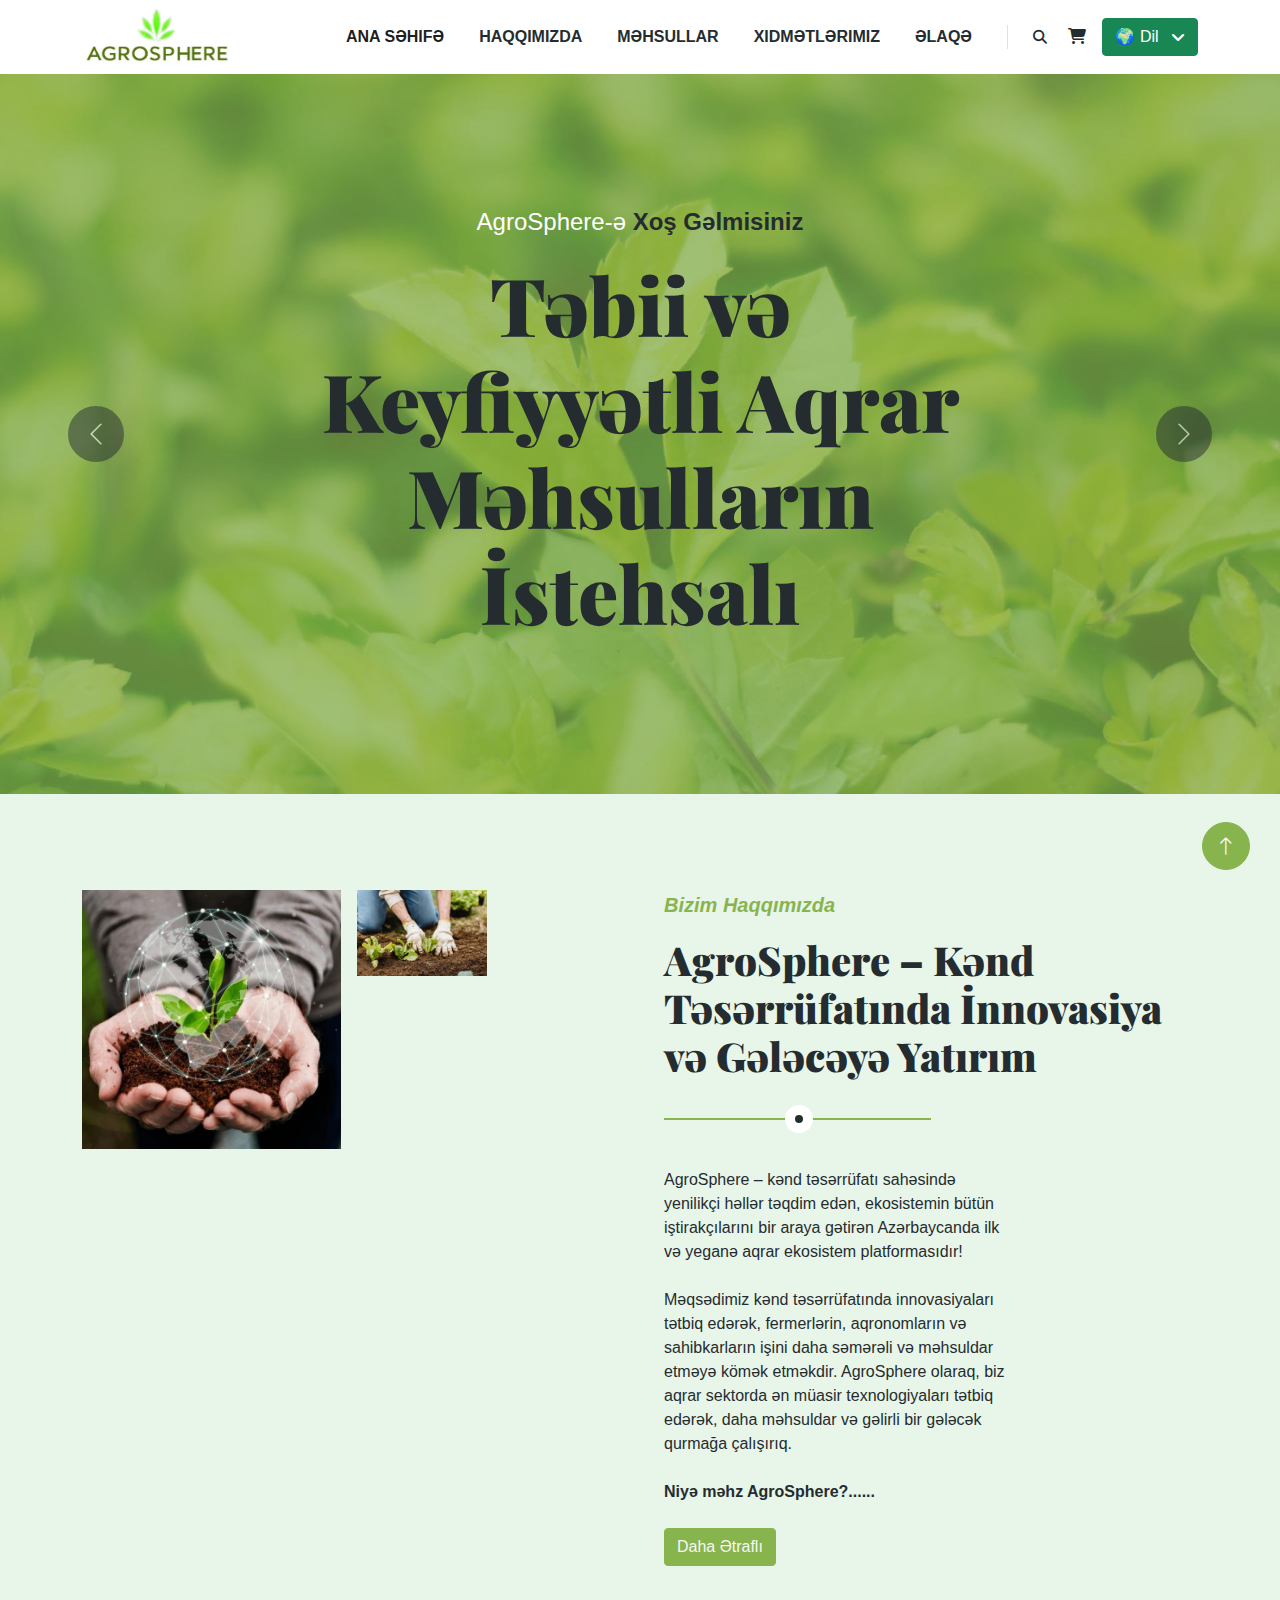
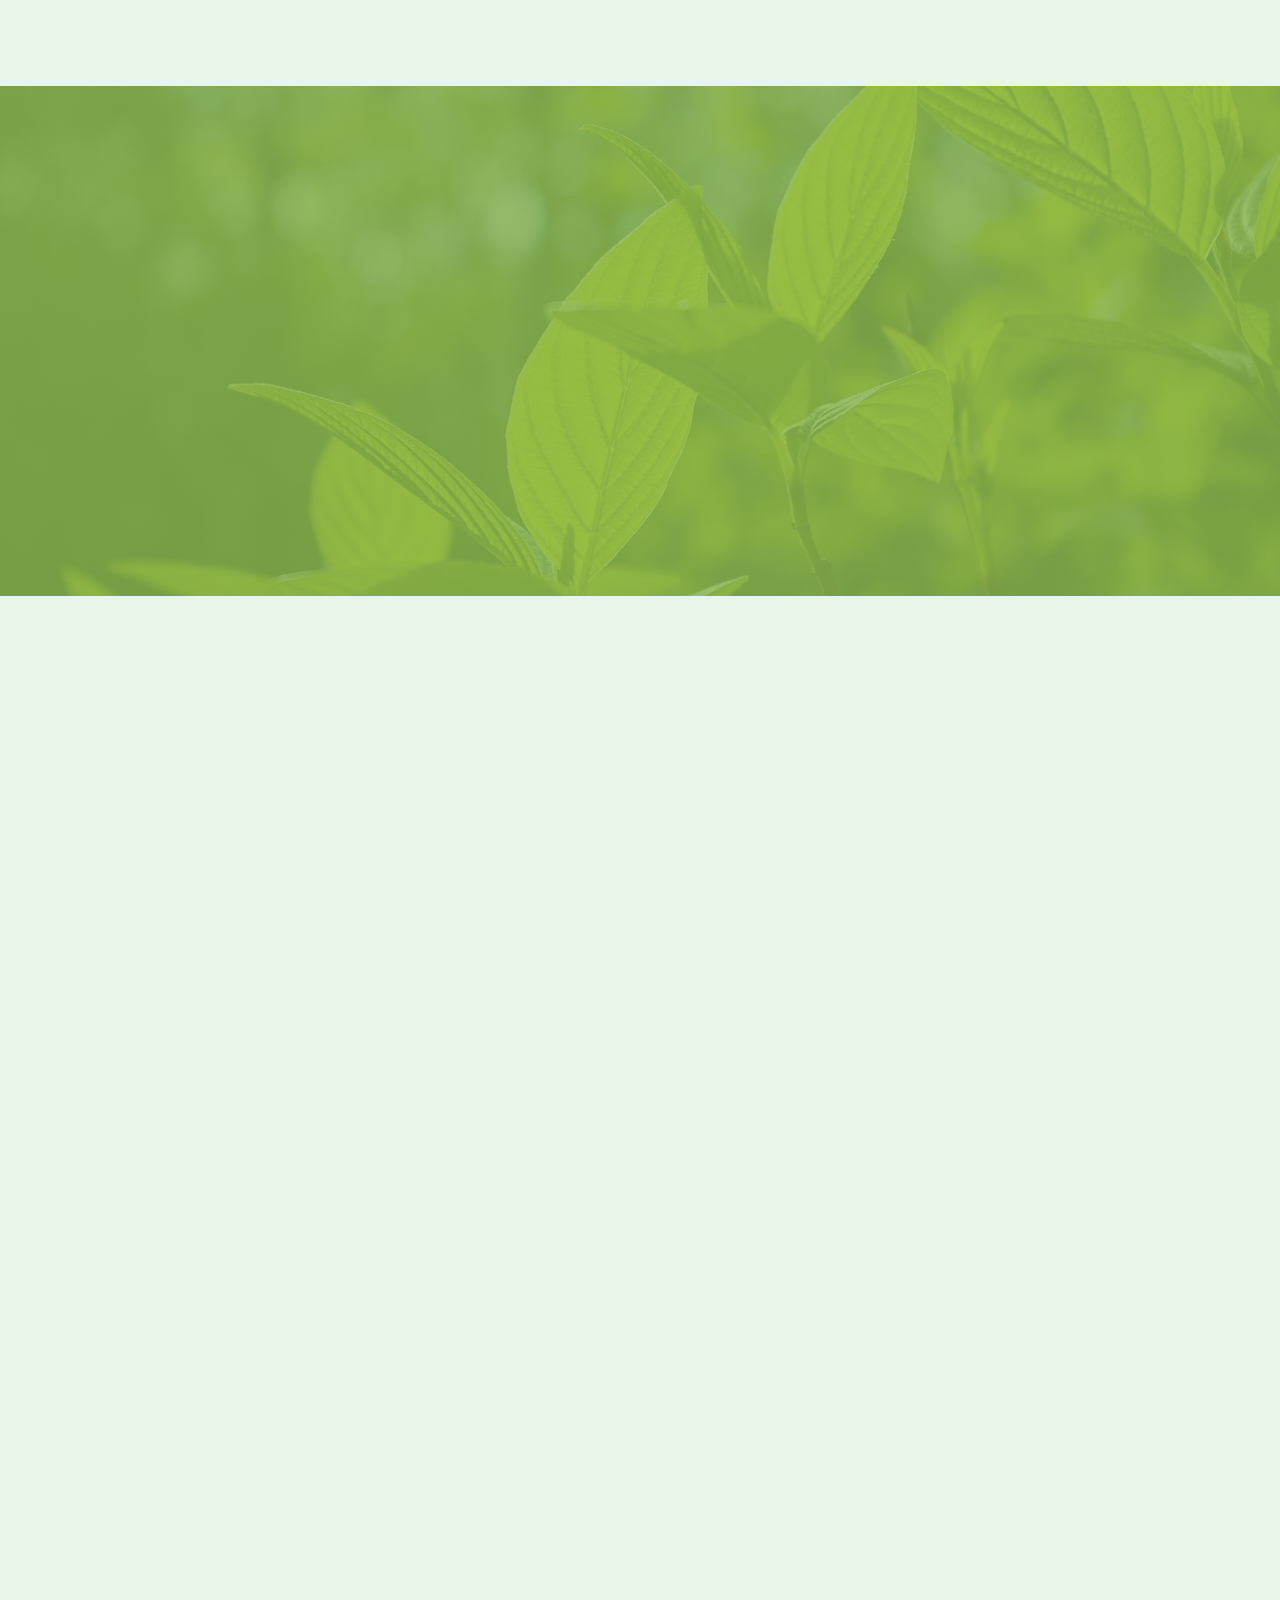
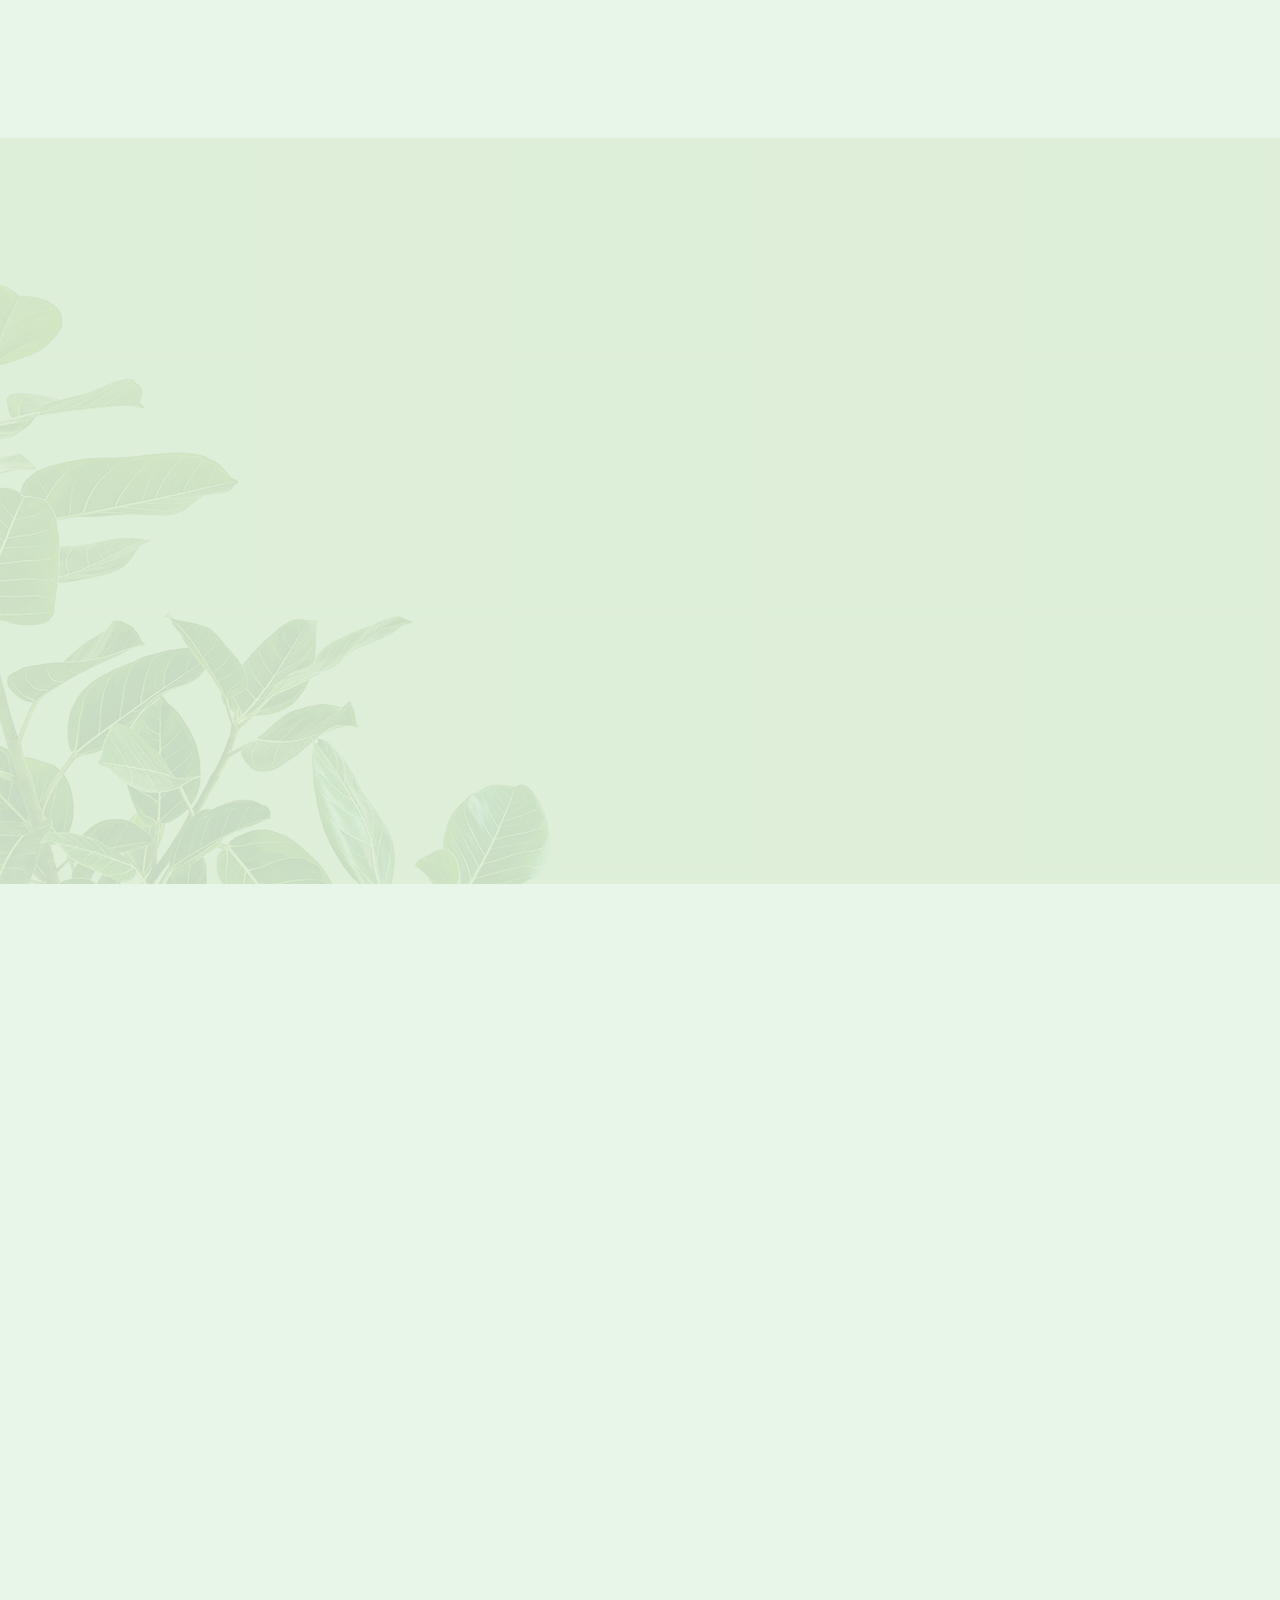
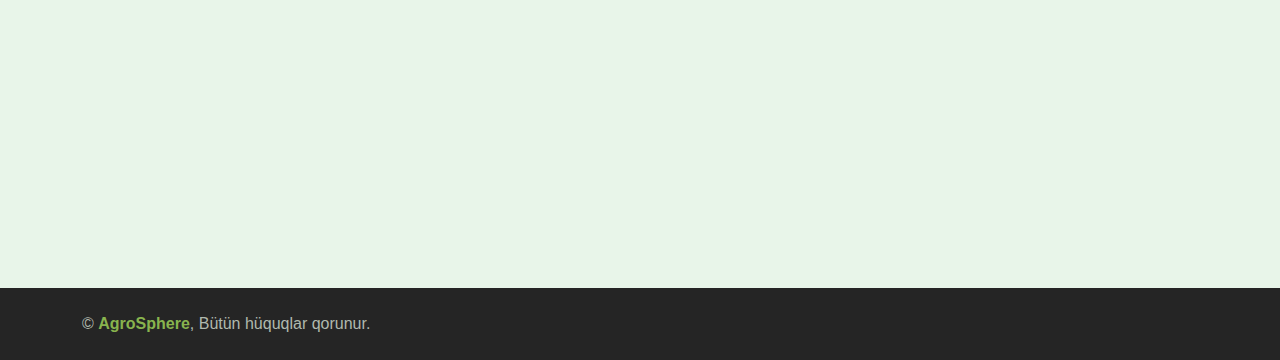
<file: index.html>
<!DOCTYPE html>
<html lang="en">

<head>
    <meta charset="utf-8">
    <title>Agroshphere</title>
    <meta content="width=device-width, initial-scale=1.0" name="viewport">
    <meta content="" name="keywords">
    <meta content="" name="description">

    <!-- Favicon -->
    <link href="img/favicon.ico" rel="icon">

    <!-- Google Web Fonts -->
    <link rel="preconnect" href="https://fonts.googleapis.com">
    <link rel="preconnect" href="https://fonts.gstatic.com" crossorigin>
    <link href="https://fonts.googleapis.com/css2?family=Open+Sans:wght@400;600&family=Playfair+Display:wght@700;900&display=swap" rel="stylesheet">

    <!-- Icon Font Stylesheet -->
    <link href="https://cdnjs.cloudflare.com/ajax/libs/font-awesome/5.10.0/css/all.min.css" rel="stylesheet">
    <link href="https://cdn.jsdelivr.net/npm/bootstrap-icons@1.4.1/font/bootstrap-icons.css" rel="stylesheet">

    <!-- Libraries Stylesheet -->
    <link href="lib/animate/animate.min.css" rel="stylesheet">
    <link href="lib/owlcarousel/assets/owl.carousel.min.css" rel="stylesheet">

    <!-- Customized Bootstrap Stylesheet -->
    <link href="css/bootstrap.min.css" rel="stylesheet">
    <link rel="stylesheet" href="https://cdnjs.cloudflare.com/ajax/libs/font-awesome/6.7.2/css/all.min.css" integrity="sha512-Evv84Mr4kqVGRNSgIGL/F/aIDqQb7xQ2vcrdIwxfjThSH8CSR7PBEakCr51Ck+w+/U6swU2Im1vVX0SVk9ABhg==" crossorigin="anonymous" referrerpolicy="no-referrer" />

    <!-- Template Stylesheet -->
    <link href="css/style.css" rel="stylesheet">
</head>

<body>
    <!-- Spinner Start -->
    <div id="spinner" class="show bg-white position-fixed translate-middle w-100 vh-100 top-50 start-50 d-flex align-items-center justify-content-center">
        <div class="spinner-border text-primary" role="status" style="width: 3rem; height: 3rem;"></div>
    </div>
    <!-- Spinner End -->

    <!-- Navbar Start -->
<div class="container-fluid bg-white sticky-top">
    <div class="container">
        <nav class="navbar navbar-expand-lg bg-white navbar-light py-2 py-lg-0">
            <a href="index.html" class="navbar-brand">
                <img class="img-fluid mt-4" src="img/logo.jpg" alt="Logo" style="width: 
                150px; height: auto; position: relative; top: -20px;">
            </a>
            <button type="button" class="navbar-toggler ms-auto me-0" data-bs-toggle="collapse" data-bs-target="#navbarCollapse">
                <span class="navbar-toggler-icon"></span>
            </button>
            <div class="collapse navbar-collapse" id="navbarCollapse">
                <div class="navbar-nav ms-auto">
                    <a href="index.html" class="nav-item nav-link active">Ana Səhifə</a>
                    <a href="about.html" class="nav-item nav-link">Haqqımızda</a>
                    <a href="store.html" class="nav-item nav-link">Məhsullar</a>
                    <a href="service.html" class="nav-item nav-link">Xidmətlərimiz</a>
                    <a href="contact.html" class="nav-item nav-link">Əlaqə</a>
                </div>
                <div class="border-start ps-4 d-none d-lg-block">
                    <button type="button" class="btn btn-sm p-0 me-2"><i class="fa fa-search"></i></button>
                    <i class="fa-solid fa-cart-shopping ms-2"></i>
                </div>
                <!-- Language Dropdown Start -->
                <div class="dropdown ms-3">
                    <button class="btn btn-success dropdown-toggle" type="button" id="languageDropdown" data-bs-toggle="dropdown" aria-expanded="false">
                        🌍 Dil
                    </button>
                    <ul class="dropdown-menu dropdown-menu-light dropdown-menu-end" aria-labelledby="languageDropdown">
                        <li><a class="dropdown-item" href="#" onclick="changeLanguage('en')">🇬🇧 English</a></li>
                        <li><a class="dropdown-item" href="#" onclick="changeLanguage('ru')">🇷🇺 Русский</a></li>
                        <li><a class="dropdown-item" href="#" onclick="changeLanguage('az')">🇦🇿 Azərbaycan</a></li>
                    </ul>
                </div>
                <!-- Language Dropdown End -->
            </div>
        </nav>
    </div>
</div>
<!-- Navbar End -->


    <!-- Carousel Start -->
    <div class="container-fluid px-0 mb-5">
        <div id="header-carousel" class="carousel slide carousel-fade" data-bs-ride="carousel">
            <div class="carousel-inner">
                <div class="carousel-item active">
                    <img class="w-100" src="img/carousel-1.jpg" alt="Image">
                    <div class="carousel-caption">
                        <div class="container">
                            <div class="row justify-content-center">
                                <div class="col-lg-7 text-center">
                                    <p class="fs-4 text-white animated zoomIn">AgroSphere-ə<strong class="text-dark"> Xoş Gəlmisiniz</strong></p>
                                    <h1 class="display-1 text-dark mb-4 animated zoomIn">Təbii və Keyfiyyətli Aqrar Məhsulların İstehsalı</h1>
                                    
                                </div>
                            </div>
                        </div>
                    </div>
                </div>
                <div class="carousel-item">
                    <img class="w-100" src="img/carousel-2.jpg" alt="Image">
                    <div class="carousel-caption">
                        <div class="container">
                            <div class="row justify-content-center">
                                <div class="col-lg-7 text-center">
                                    <p class="fs-4 text-white animated zoomIn">AgroSphere-ə <strong class="text-dark">Xoş Gəlmisiniz</strong></p>
                                    <h1 class="display-1 text-dark mb-4 animated zoomIn">Ən Yüksək Keyfiyyətlə Aqrar Məhsulların İstehsalı</h1>
                                </div>
                            </div>
                        </div>
                    </div>
                </div>
            </div>
            <button class="carousel-control-prev" type="button" data-bs-target="#header-carousel"
                data-bs-slide="prev">
                <span class="carousel-control-prev-icon" aria-hidden="true"></span>
                <span class="visually-hidden">Previous</span>
            </button>
            <button class="carousel-control-next" type="button" data-bs-target="#header-carousel"
                data-bs-slide="next">
                <span class="carousel-control-next-icon" aria-hidden="true"></span>
                <span class="visually-hidden">Next</span>
            </button>
        </div>
    </div>
    <!-- Carousel End -->

    <!-- About Start -->
<div class="container-xxl py-5">
    <div class="container">
        <div class="row g-5">
            <div class="col-lg-6">
                <div class="row g-3">
                     <div class="col-6 text-end">
                        <img class="img-fluid bg-white w-100 mb-3 wow fadeIn" data-wow-delay="0.1s" src="img/about15.jpg" alt="">
                        <img class="img-fluid bg-white w-70 wow fadeIn" data-wow-delay="0.2s" src="img/about16.jpg" alt="">
                    </div>
                    <div class="col-6">
                        <img class="img-fluid bg-white w-50 mb-3 wow fadeIn" data-wow-delay="0.3s" src="img/about12.jpg" alt=""/>
                        <img class="img-fluid bg-white w-100 wow fadeIn" data-wow-delay="0.4s" src="img/about-2.jpg" alt=""/>
                    </div>
                </div>
            </div>
            <div class="col-lg-6 wow fadeIn" data-wow-delay="0.5s">
                <div class="section-title">
                    <p class="fs-5 fw-medium fst-italic text-primary">Bizim Haqqımızda</p>
                    <h1 class="display-6">AgroSphere – Kənd Təsərrüfatında İnnovasiya və Gələcəyə Yatırım</h1>
                </div>
                <div class="row g-3 mb-4">
                    <div class="col-sm-8">
                        <p class="mb-0">
                            AgroSphere – kənd təsərrüfatı sahəsində yenilikçi həllər təqdim edən, ekosistemin bütün iştirakçılarını bir araya gətirən Azərbaycanda ilk və yeganə aqrar ekosistem platformasıdır!
                            <br><br>
                            Məqsədimiz kənd təsərrüfatında innovasiyaları tətbiq edərək, fermerlərin, aqronomların və sahibkarların işini daha səmərəli və məhsuldar etməyə kömək etməkdir. AgroSphere olaraq, biz aqrar sektorda ən müasir texnologiyaları tətbiq edərək, daha məhsuldar və gəlirli bir gələcək qurmağa çalışırıq.
                        </p> <br>
                        <p class="mb-0"><strong>Niyə məhz AgroSphere?......</strong></p>
                        <a href="about.html" class="btn btn-primary mt-4">Daha Ətraflı</a>
                    </div>
                </div>
            </div>
        </div>
    </div>
</div>
<!-- About End -->

<!-- Video Start -->
<div class="container-fluid video my-5">
    <div class="container">
        <div class="row g-0">
            <div class="col-lg-6 py-5 wow fadeIn" data-wow-delay="0.1s">
                <div class="py-5">
                    <h1 class="display-6 mb-4">AgroSphere Təqdimat: </h1>
                    <h5 class="fw-normal lh-base fst-italic text-white mb-5">Gələcəyin aqrar dünyasını bizimlə qur!🌱</h5>
                    <div class="row g-4 mb-5">
                        <div class="col-sm-6">
                            <div class="d-flex align-items-center">
                                <div class="flex-shrink-0 btn-lg-square bg-white text-primary rounded-circle me-3">
                                    <i class="fa fa-check"></i>
                                </div>
                                <span class="text-dark">Aqrar məsləhət xidməti</span>
                            </div>
                        </div>
                        <div class="col-sm-6">
                            <div class="d-flex align-items-center">
                                <div class="flex-shrink-0 btn-lg-square bg-white text-primary rounded-circle me-3">
                                    <i class="fa fa-check"></i>
                                </div>
                                <span class="text-dark">Suvarma suyunun analizi</span>
                            </div>
                        </div>
                        <div class="col-sm-6">
                            <div class="d-flex align-items-center">
                                <div class="flex-shrink-0 btn-lg-square bg-white text-primary rounded-circle me-3">
                                    <i class="fa fa-check"></i>
                                </div>
                                <span class="text-dark">Torpaq Analizi</span>
                            </div>
                        </div>
                        <div class="col-sm-6">
                            <div class="d-flex align-items-center">
                                <div class="flex-shrink-0 btn-lg-square bg-white text-primary rounded-circle me-3">
                                    <i class="fa fa-check"></i>
                                </div>
                                <span class="text-dark">Dərman və Gübrələrin Satışı</span>
                            </div>
                        </div>
                    </div>
                </div>
            </div>
            <div class="col-lg-6 wow fadeIn" data-wow-delay="0.5s">
                <div class="h-100 d-flex align-items-center justify-content-center" style="min-height: 300px;">
                    <button type="button" class="btn-play" data-bs-toggle="modal"
                        data-src="https://www.youtube.com/watch?v=EMxXEfZxUbI" data-bs-target="#videoModal">
                        <span></span>
                    </button>
                </div>
            </div>
        </div>
    </div>
</div>
<!-- Video End -->


<!-- Video Modal Start -->
<div class="modal modal-video fade" id="videoModal" tabindex="-1" aria-labelledby="exampleModalLabel" aria-hidden="true">
    <div class="modal-dialog">
        <div class="modal-content rounded-0">
            <div class="modal-header">
                <h3 class="modal-title" id="exampleModalLabel">Youtube Video</h3>
                <button type="button" class="btn-close" data-bs-dismiss="modal" aria-label="Close"></button>
            </div>
            <div class="modal-body">
                <!-- 16:9 aspect ratio -->
                <div class="ratio ratio-16x9">
                    <iframe id="videoFrame" width="560" height="315" src="" 
                    frameborder="0" allow="accelerometer; autoplay; clipboard-write; encrypted-media; gyroscope; picture-in-picture" 
                    allowfullscreen></iframe>                    
                </div>
            </div>
        </div>
    </div>
</div>
<!-- Video Modal End -->



        <!-- Store Start -->
        <div class="container-xxl py-5">
            <div class="container">
                <div class="section-title text-center mx-auto wow fadeInUp" data-wow-delay="0.1s" style="max-width: 500px;">
                    <p class="fs-5 fw-medium fst-italic text-primary">Məhsullar</p>
                    <h1 class="display-6">Keyfiyyətli aqro məhsullar – sağlamlığınız üçün ən doğru seçim</h1>
                </div>
                <div class="row g-4">
                    <div class="col-lg-4 col-md-6 wow fadeInUp" data-wow-delay="0.1s">
                        <div class="store-item position-relative text-center">
                            <img class="img-fluid" src="img/product1.jpg" alt="">
                            <div class="p-4">
                                <div class="text-center mb-3">
                                    <small class="fa fa-star text-primary"></small>
                                    <small class="fa fa-star text-primary"></small>
                                    <small class="fa fa-star text-primary"></small>
                                    <small class="fa fa-star text-primary"></small>
                                    <small class="fa fa-star text-primary"></small>
                                </div>
                                <h3 class="mb-3">Ormus Ozot</h3>
                                <h4 class="text-primary">20AZN</h4>
                            </div>
                            <div class="store-overlay">
                                <a href="./store-details.html?id=1" class="btn btn-primary rounded-pill py-2 px-4 m-2">Daha Ətraflı <i class="fa fa-arrow-right ms-2"></i></a>
                                <a href="./cart.html" class="btn btn-dark rounded-pill py-2 px-4 m-2">Səbətə əlavə et <i class="fa fa-cart-plus ms-2"></i></a>
                            </div>
                        </div>
                    </div>
                    <div class="col-lg-4 col-md-6 wow fadeInUp" data-wow-delay="0.3s">
                        <div class="store-item position-relative text-center">
                            <img class="img-fluid" src="img/product2.jpg" alt="">
                            <div class="p-4">
                                <div class="text-center mb-3">
                                    <small class="fa fa-star text-primary"></small>
                                    <small class="fa fa-star text-primary"></small>
                                    <small class="fa fa-star text-primary"></small>
                                    <small class="fa fa-star text-primary"></small>
                                    <small class="fa fa-star text-primary"></small>
                                </div>
                                <h3 class="mb-3">Agree's Azot Kalium</h3>
                                <h4 class="text-primary">25AZN</h4>
                            </div>
                            <div class="store-overlay">
                                <a href="./store-details.html?id=2" class="btn btn-primary rounded-pill py-2 px-4 m-2">Daha Ətraflı <i class="fa fa-arrow-right ms-2"></i></a>
                                <a href="./cart.html" class="btn btn-dark rounded-pill py-2 px-4 m-2">Səbətə əlavə et <i class="fa fa-cart-plus ms-2"></i></a>
                            </div>
                        </div>
                    </div>
                    <div class="col-lg-4 col-md-6 wow fadeInUp" data-wow-delay="0.5s">
                        <div class="store-item position-relative text-center">
                            <img class="img-fluid" src="img/product3.jpg" alt="" style="width: 300px; height: 410px;">
                            <div class="p-4">
                                <div class="text-center mb-3">
                                    <small class="fa fa-star text-primary"></small>
                                    <small class="fa fa-star text-primary"></small>
                                    <small class="fa fa-star text-primary"></small>
                                    <small class="fa fa-star text-primary"></small>
                                    <small class="fa fa-star text-primary"></small>
                                </div>
                                <h3 class="mb-3">Relikt P</h3>
                                <h4 class="text-primary">18AZN</h4>
                            </div>
                            <div class="store-overlay">
                                <a href="./store-details.html?id=3" class="btn btn-primary rounded-pill py-2 px-4 m-2">Daha Ətraflı <i class="fa fa-arrow-right ms-2"></i></a>
                                <a href="./cart.html" class="btn btn-dark rounded-pill py-2 px-4 m-2">Səbətə əlavə et <i class="fa fa-cart-plus ms-2"></i></a>
                            </div>
                        </div>
                    </div>
                    <div class="col-12 text-center wow fadeInUp" data-wow-delay="0.1s"> <a href="./store.html" class="btn btn-primary rounded-pill py-3 px-5">Daha çox Məhsul Bax</a>
                    </div>
                </div>
            </div>
        </div>
        <!-- Store End -->
    

    <!-- Team Start -->
<div class="container-fluid product py-5 my-5">
    <div class="container py-5">
        <div class="section-title text-center mx-auto wow fadeInUp" data-wow-delay="0.1s" style="max-width: 500px;">
            <p class="fs-5 fw-medium fst-italic text-primary">Tərəfdaşlarımız</p>
            <h1 class="display-4">Tərəfdaşlarımızla Tanış Olun</h1>
        </div>
        <div class="owl-carousel product-carousel wow fadeInUp" data-wow-delay="0.5s">
            <div class="d-block product-item rounded text-center">
                <img src="img/greenera.jpg" class="rounded-circle" alt="Team Member 1"
                style="width: 200px; height: 200px; object-fit: cover;">
            </div>
            <div class="d-block product-item rounded text-center">
                <img src="img/gpss.jpg" class="rounded-circle" alt="Team Member 2"
                style="width: 200px; height: 200px; object-fit: cover;">
            </div>
            <div class="d-block product-item rounded text-center">
                <img src="img/ekincilik_elmi.jpg" class="rounded-circle" alt="Team Member 3" style="width: 200px; height: 200px; object-fit: cover;">
            </div>
            
            <div class="d-block product-item rounded text-center">
                <img src="img/etalon_agro.jpg" class="rounded-circle" alt="Team Member 4"
                style="width: 200px; height: 200px; object-fit: cover;">
            </div>
        </div>
    </div>
</div>
<!-- Team End -->



    <!-- Contact Start -->
    <div class="container-xxl contact py-5">
        <div class="container">
            <div class="section-title text-center mx-auto wow fadeInUp" data-wow-delay="0.1s" style="max-width: 500px;">
                <p class="fs-5 fw-medium fst-italic text-primary">Bizimlə Əlaqə</p>
                <h1 class="display-6">İndi Bizimlə Əlaqə Saxlayın</h1>
            </div>
            <div class="row justify-content-center wow fadeInUp" data-wow-delay="0.1s">
                <div class="col-lg-8">
                    <div class="row g-5">
                        <div class="col-md-4 text-center wow fadeInUp" data-wow-delay="0.3s">
                            <div class="btn-square mx-auto mb-3">
                                <i class="fa fa-envelope fa-2x text-white"></i>
                            </div>
                            <p class="mb-2">greeneraa0@gmail.com</p>
                        </div>
                        <div class="col-md-4 text-center wow fadeInUp" data-wow-delay="0.4s">
                            <div class="btn-square mx-auto mb-3">
                                <i class="fa fa-phone fa-2x text-white"></i>
                            </div>
                            <p class="mb-2">+994-70-221-55-35</p>
                            <p class="mb-0">+994-77-327-12-78</p>
                        </div>
                        <div class="col-md-4 text-center wow fadeInUp" data-wow-delay="0.5s">
                            <div class="btn-square mx-auto mb-3">
                                <i class="fa fa-map-marker-alt fa-2x text-white"></i>
                            </div>
                            <p class="mb-2">123 Street</p>
                            <p class="mb-0">Azerbaijan, Ganja</p>
                        </div>
                    </div>
                </div>
            </div>
        </div>
    </div>
    <!-- Contact Start -->


    <!-- Footer Start -->
    <div class="container-fluid bg-dark footer mt-5 py-5 wow fadeIn" data-wow-delay="0.1s">
        <div class="container py-5">
            <div class="row g-5">
                <div class="col-lg-3 col-md-6">
                    <h4 class="text-primary mb-4">Bizim Ofis</h4>
                    <p class="mb-2"><i class="fa fa-map-marker-alt text-primary me-3"></i>Azerbaijan, Ganja</p>
                    <p class="mb-2"><i class="fa fa-phone-alt text-primary me-3"></i>+994-70-221-55-35</p>
                    <p class="mb-2"><i class="fa fa-envelope text-primary me-3"></i>greeneraa0@gmail.com</p>
                    <div class="d-flex pt-3">
                        <a class="btn btn-square btn-primary rounded-circle me-2" href="https://www.instagram.com"><i class="fab fa-instagram"></i></a>
                        <a class="btn btn-square btn-primary rounded-circle me-2" href="https://www.facebook.com"><i class="fab fa-facebook-f"></i></a>
                        <a class="btn btn-square btn-primary rounded-circle me-2" href="https://www.youtube.com"><i class="fab fa-youtube"></i></a>
                        <a class="btn btn-square btn-primary rounded-circle me-2" href="https://www.linkedin.com"><i class="fab fa-linkedin-in"></i></a>
                    </div>
                </div>
                <div class="col-lg-3 col-md-6">
                    <h4 class="text-primary mb-4">Tez Linklər</h4>
                    <a class="btn btn-link" href="./contact.html">Əlaqə</a>
                    <a class="btn btn-link" href="./service.html">Xidmətlərimiz</a>
                    <a class="btn btn-link" href="./about.html">Haqqımızda</a>
                    <a class="btn btn-link" href="./contact.html">Dəstək</a>
                </div>
                <div class="col-lg-3 col-md-6">
                    <h4 class="text-primary mb-4">İş Saatları</h4>
                    <p class="mb-1">Bazar ertəsi - Cümə</p>
                    <h6 class="text-light">09:00 - 19:00</h6>
                    <p class="mb-1">Şənbə</p>
                    <h6 class="text-light">09:00 - 12:00</h6>
                    <p class="mb-1">Bazar</p>
                    <h6 class="text-light">Bağlıdır</h6>
                </div>
                <div class="col-lg-3 col-md-6">
                    <h4 class="text-primary mb-4">Xəbər bülleteni</h4>
                    <p>Ən son yeniliklərdən xəbərdar olmaq üçün bülletenimizə abunə olun.</p>
                    <div class="position-relative w-100">
                        <input class="form-control bg-transparent w-100 py-3 ps-4 pe-5" type="text" placeholder="Your email">
                        <button type="button" class="btn btn-primary py-2 position-absolute top-0 end-0 mt-2 me-2">Abunə Ol</button>
                    </div>
                </div>
            </div>
        </div>
    </div>
    <!-- Footer End -->


    <!-- Copyright Start -->
    <div class="container-fluid copyright py-4">
        <div class="container">
            <div class="row">
                <div class="col-md-6 text-center text-md-start mb-3 mb-md-0">
                    &copy; <a class="fw-medium" href="#">AgroSphere</a>, Bütün hüquqlar qorunur.
                </div>
            </div>
        </div>
    </div>
    <!-- Copyright End -->


    <!-- Back to Top -->
    <a href="#" class="btn btn-lg btn-primary btn-lg-square rounded-circle back-to-top"><i class="bi bi-arrow-up"></i></a>


    <!-- JavaScript Libraries -->
    <script src="https://ajax.googleapis.com/ajax/libs/jquery/3.6.1/jquery.min.js"></script>
    <script src="https://cdn.jsdelivr.net/npm/bootstrap@5.0.0/dist/js/bootstrap.bundle.min.js"></script>
    <script src="lib/wow/wow.min.js"></script>
    <script src="lib/easing/easing.min.js"></script>
    <script src="lib/waypoints/waypoints.min.js"></script>
    <script src="lib/owlcarousel/owl.carousel.min.js"></script>
    <script src="https://cdn.jsdelivr.net/npm/@popperjs/core@2.11.6/dist/umd/popper.min.js"></script>
    <script src="https://cdn.jsdelivr.net/npm/bootstrap@5.3.0-alpha1/dist/js/bootstrap.min.js"></script>
    <script src="https://cdn.jsdelivr.net/npm/bootstrap@5.3.0/dist/js/bootstrap.bundle.min.js"></script>

    <!-- Template Javascript -->
    <script src="js/main.js"></script>
    <script src="js/language.js"></script>
    <script src="js/video.js"></script>
</body>

</html>
</file>
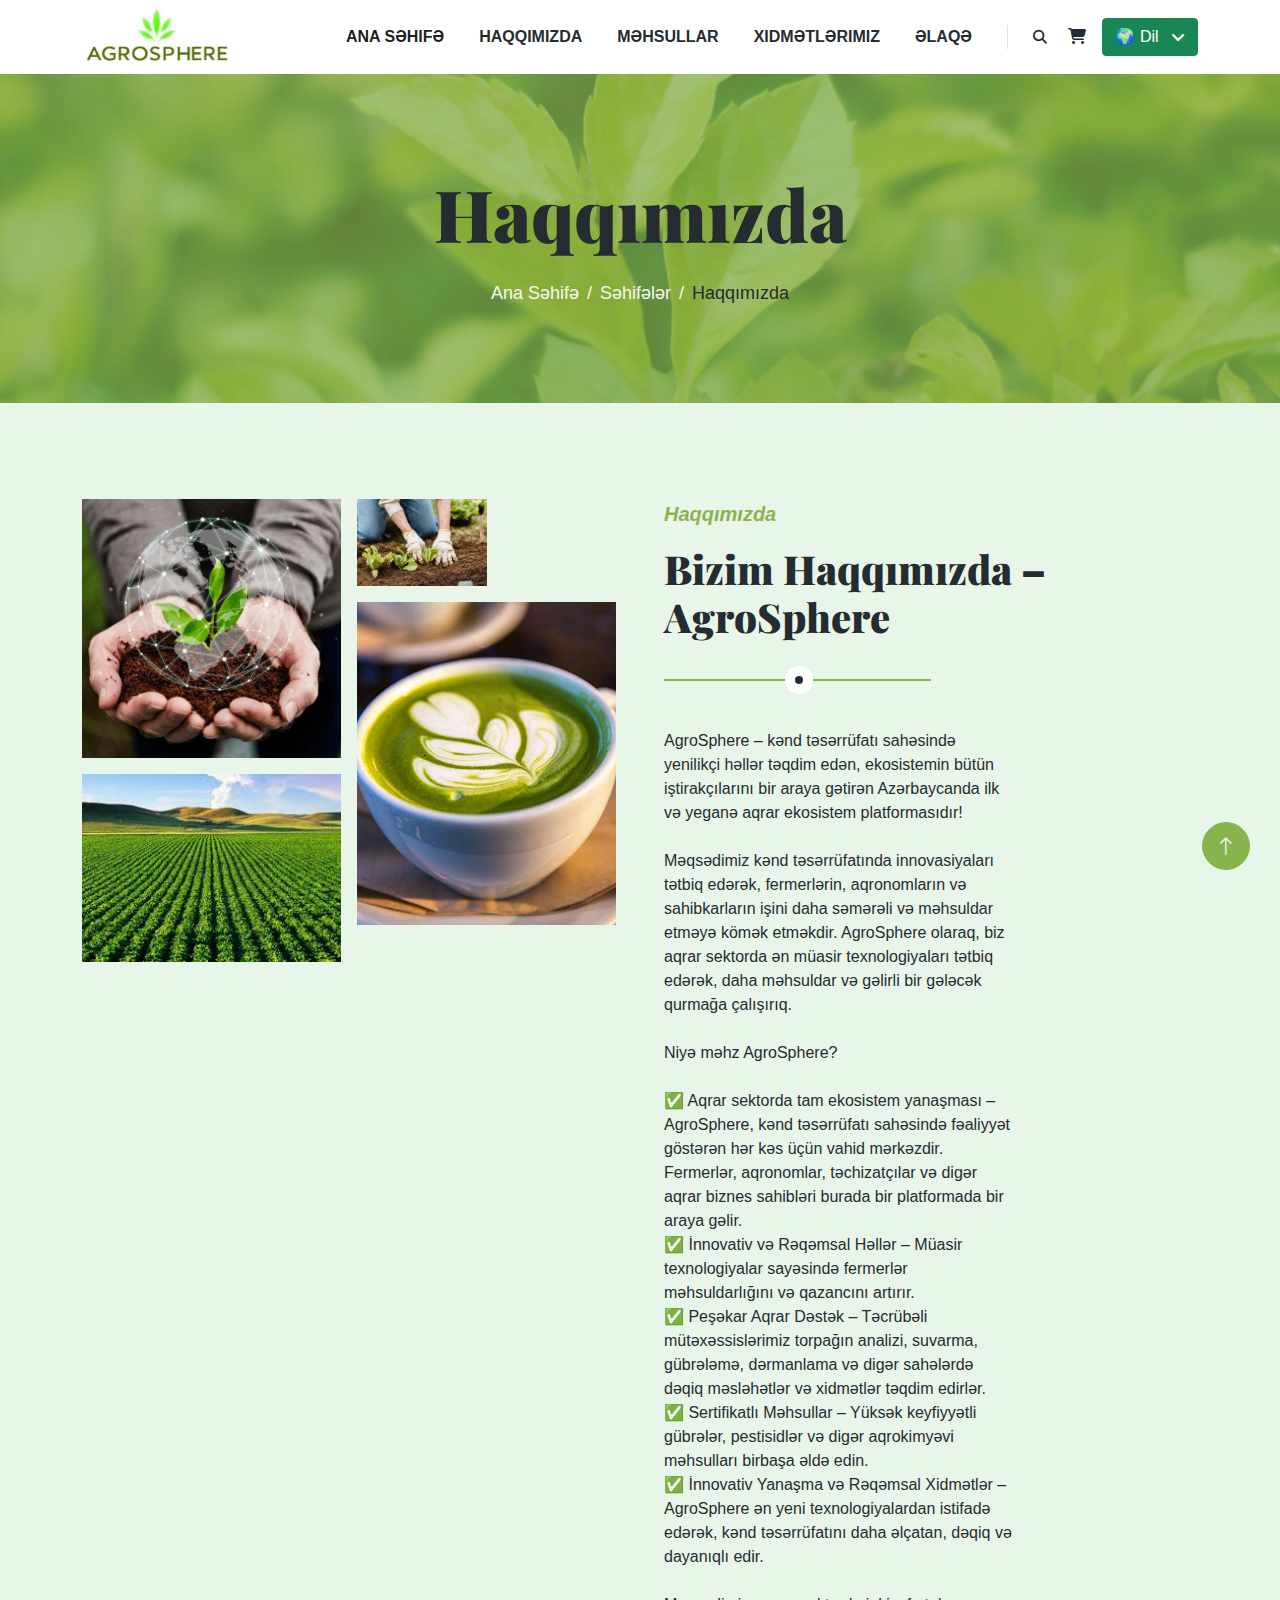
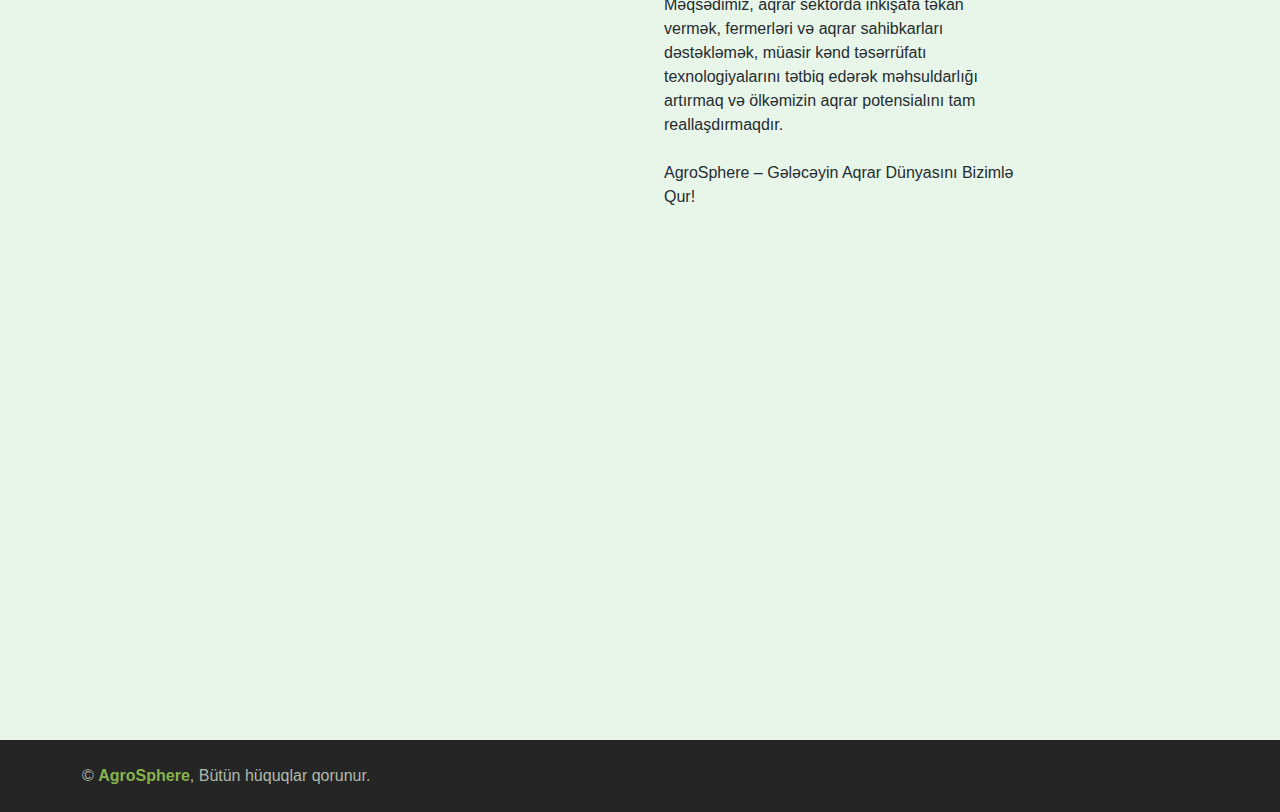
<file: about.html>
<!DOCTYPE html>
<html lang="en">

<head>
    <meta charset="utf-8">
    <title>AgroSphere -About Us</title>
    <meta content="width=device-width, initial-scale=1.0" name="viewport">
    <meta content="" name="keywords">
    <meta content="" name="description">

    <!-- Favicon -->
    <link href="img/favicon.ico" rel="icon">

    <!-- Google Web Fonts -->
    <link rel="preconnect" href="https://fonts.googleapis.com">
    <link rel="preconnect" href="https://fonts.gstatic.com" crossorigin>
    <link href="https://fonts.googleapis.com/css2?family=Open+Sans:wght@400;600&family=Playfair+Display:wght@700;900&display=swap" rel="stylesheet">

    <!-- Icon Font Stylesheet -->
    <link href="https://cdnjs.cloudflare.com/ajax/libs/font-awesome/5.10.0/css/all.min.css" rel="stylesheet">
    <link href="https://cdn.jsdelivr.net/npm/bootstrap-icons@1.4.1/font/bootstrap-icons.css" rel="stylesheet">

    <!-- Libraries Stylesheet -->
    <link href="lib/animate/animate.min.css" rel="stylesheet">
    <link href="lib/owlcarousel/assets/owl.carousel.min.css" rel="stylesheet">

    <!-- Customized Bootstrap Stylesheet -->
    <link href="css/bootstrap.min.css" rel="stylesheet">
    <link rel="stylesheet" href="https://cdnjs.cloudflare.com/ajax/libs/font-awesome/6.7.2/css/all.min.css" integrity="sha512-Evv84Mr4kqVGRNSgIGL/F/aIDqQb7xQ2vcrdIwxfjThSH8CSR7PBEakCr51Ck+w+/U6swU2Im1vVX0SVk9ABhg==" crossorigin="anonymous" referrerpolicy="no-referrer" />


    <!-- Template Stylesheet -->
    <link href="css/style.css" rel="stylesheet">
</head>

<body>
    <!-- Spinner Start -->
    <div id="spinner" class="show bg-white position-fixed translate-middle w-100 vh-100 top-50 start-50 d-flex align-items-center justify-content-center">
        <div class="spinner-border text-primary" role="status" style="width: 3rem; height: 3rem;"></div>
    </div>
    <!-- Spinner End -->

    

    <!-- Navbar Start -->
    <div class="container-fluid bg-white sticky-top">
        <div class="container">
            <nav class="navbar navbar-expand-lg bg-white navbar-light py-2 py-lg-0">
                <a href="index.html" class="navbar-brand">
                    <img class="img-fluid mt-4" src="img/logo.jpg" alt="Logo" style="width: 150px; height: auto; position: relative; top: -20px;">
                </a>
                <button type="button" class="navbar-toggler ms-auto me-0" data-bs-toggle="collapse" data-bs-target="#navbarCollapse">
                    <span class="navbar-toggler-icon"></span>
                </button>
                <div class="collapse navbar-collapse" id="navbarCollapse">
                    <div class="navbar-nav ms-auto">
                        <a href="index.html" class="nav-item nav-link active">Ana Səhifə</a>
                        <a href="about.html" class="nav-item nav-link">Haqqımızda</a>
                        <a href="store.html" class="nav-item nav-link">Məhsullar</a>
                        <a href="service.html" class="nav-item nav-link">Xidmətlərimiz</a>
                        <a href="contact.html" class="nav-item nav-link">Əlaqə</a>
                    </div>
                    <div class="border-start ps-4 d-none d-lg-block">
                        <button type="button" class="btn btn-sm p-0 me-2"><i class="fa fa-search"></i></button>
                        <i class="fa-solid fa-cart-shopping ms-2"></i>
                    </div>
                    <!-- Language Dropdown Start -->
                    <div class="dropdown ms-3">
                        <button class="btn btn-success dropdown-toggle" type="button" id="languageDropdown" data-bs-toggle="dropdown" aria-expanded="false">
                            🌍 Dil
                        </button>
                        <ul class="dropdown-menu dropdown-menu-light dropdown-menu-end" aria-labelledby="languageDropdown">
                            <li><a class="dropdown-item" href="#" onclick="changeLanguage('en')">🇬🇧 English</a></li>
                            <li><a class="dropdown-item" href="#" onclick="changeLanguage('ru')">🇷🇺 Русский</a></li>
                            <li><a class="dropdown-item" href="#" onclick="changeLanguage('az')">🇦🇿 Azərbaycan</a></li>
                        </ul>
                    </div>
                    <!-- Language Dropdown End -->
                </div>
            </nav>
        </div>
    </div>
    <!-- Navbar End -->
    

    <!-- Page Header Start -->
    <div class="container-fluid page-header py-5 mb-5 wow fadeIn" data-wow-delay="0.1s">
        <div class="container text-center py-5">
            <h1 class="display-2 text-dark mb-4 animated slideInDown">Haqqımızda</h1>
            <nav aria-label="breadcrumb animated slideInDown">
                <ol class="breadcrumb justify-content-center mb-0">
                    <li class="breadcrumb-item"><a href="#">Ana Səhifə</a></li>
                    <li class="breadcrumb-item"><a href="#">Səhifələr</a></li>
                    <li class="breadcrumb-item text-dark" aria-current="page">Haqqımızda</li>
                </ol>
            </nav>
        </div>
    </div>
    <!-- Page Header End -->


    <!-- About Start -->
    <div class="container-xxl py-5">
        <div class="container">
            <div class="row g-5">
                <div class="col-lg-6">
                    <div class="row g-3">
                        <div class="col-6 text-end">
                            <img class="img-fluid bg-white w-100 mb-3 wow fadeIn" data-wow-delay="0.1s" src="img/about15.jpg" alt="">
                            <img class="img-fluid bg-white w-70 wow fadeIn" data-wow-delay="0.2s" src="img/about16.jpg" alt="">
                        </div>
                        <div class="col-6">
                            <img class="img-fluid bg-white w-50 mb-3 wow fadeIn" data-wow-delay="0.3s" src="img/about12.jpg" alt="">
                            <img class="img-fluid bg-white w-100 wow fadeIn" data-wow-delay="0.4s" src="img/about-2.jpg" alt="">
                        </div>
                    </div>
                </div>
                <div class="col-lg-6 wow fadeIn" data-wow-delay="0.5s">
                    <div class="section-title">
                        <p class="fs-5 fw-medium fst-italic text-primary">Haqqımızda</p>
                        <h1 class="display-6">Bizim Haqqımızda – AgroSphere</h1>
                    </div>
                    <div class="row g-3 mb-4">
                        
                        <div class="col-sm-8">
                            <p class="mb-0">
                                AgroSphere – kənd təsərrüfatı sahəsində yenilikçi həllər təqdim edən, ekosistemin bütün iştirakçılarını bir araya gətirən Azərbaycanda ilk və yeganə aqrar ekosistem platformasıdır!<br>
                                <br>
                                Məqsədimiz kənd təsərrüfatında innovasiyaları tətbiq edərək, fermerlərin, aqronomların və sahibkarların işini daha səmərəli və məhsuldar etməyə kömək etməkdir. AgroSphere olaraq, biz aqrar sektorda ən müasir texnologiyaları tətbiq edərək, daha məhsuldar və gəlirli bir gələcək qurmağa çalışırıq. <br>
                                <br>
                                Niyə məhz AgroSphere? <br>
                                <br>
                                ✅ Aqrar sektorda tam ekosistem yanaşması – AgroSphere, kənd təsərrüfatı sahəsində fəaliyyət göstərən hər kəs üçün vahid mərkəzdir. Fermerlər, aqronomlar, təchizatçılar və digər aqrar biznes sahibləri burada bir platformada bir araya gəlir. <br>
                                ✅ İnnovativ və Rəqəmsal Həllər – Müasir texnologiyalar sayəsində fermerlər məhsuldarlığını və qazancını artırır. <br>
                                ✅ Peşəkar Aqrar Dəstək – Təcrübəli mütəxəssislərimiz torpağın analizi, suvarma, gübrələmə, dərmanlama və digər sahələrdə dəqiq məsləhətlər və xidmətlər təqdim edirlər. <br>
                                ✅ Sertifikatlı Məhsullar – Yüksək keyfiyyətli gübrələr, pestisidlər və digər aqrokimyəvi məhsulları birbaşa əldə edin. <br>
                                ✅ İnnovativ Yanaşma və Rəqəmsal Xidmətlər – AgroSphere ən yeni texnologiyalardan istifadə edərək, kənd təsərrüfatını daha əlçatan, dəqiq və dayanıqlı edir. <br>
                                <br>
                                Məqsədimiz, aqrar sektorda inkişafa təkan vermək, fermerləri və aqrar sahibkarları dəstəkləmək, müasir kənd təsərrüfatı texnologiyalarını tətbiq edərək məhsuldarlığı artırmaq və ölkəmizin aqrar potensialını tam reallaşdırmaqdır.<br>
                                <br>
                                AgroSphere – Gələcəyin Aqrar Dünyasını Bizimlə Qur!
                            </p>
                        </div>
                    </div>
                </div>
            </div>
        </div>
    </div>
    <!-- About End -->


        <!-- Footer Start -->
        <div class="container-fluid bg-dark footer mt-5 py-5 wow fadeIn" data-wow-delay="0.1s">
            <div class="container py-5">
                <div class="row g-5">
                    <div class="col-lg-3 col-md-6">
                        <h4 class="text-primary mb-4">Bizim Ofis</h4>
                        <p class="mb-2"><i class="fa fa-map-marker-alt text-primary me-3"></i>Azerbaijan, Ganja</p>
                        <p class="mb-2"><i class="fa fa-phone-alt text-primary me-3"></i>+994-70-221-55-35</p>
                        <p class="mb-2"><i class="fa fa-envelope text-primary me-3"></i>greeneraa0@gmail.com</p>
                        <div class="d-flex pt-3">
                            <a class="btn btn-square btn-primary rounded-circle me-2" href="https://www.instagram.com"><i class="fab fa-instagram"></i></a>
                            <a class="btn btn-square btn-primary rounded-circle me-2" href="https://www.facebook.com"><i class="fab fa-facebook-f"></i></a>
                            <a class="btn btn-square btn-primary rounded-circle me-2" href="https://www.youtube.com"><i class="fab fa-youtube"></i></a>
                            <a class="btn btn-square btn-primary rounded-circle me-2" href="https://www.linkedin.com"><i class="fab fa-linkedin-in"></i></a>
                        </div>
                    </div>
                    <div class="col-lg-3 col-md-6">
                        <h4 class="text-primary mb-4">Tez Linklər</h4>
                        <a class="btn btn-link" href="./contact.html">Əlaqə</a>
                        <a class="btn btn-link" href="./service.html">Xidmətlərimiz</a>
                        <a class="btn btn-link" href="./about.html">Haqqımızda</a>
                        <a class="btn btn-link" href="./contact.html">Dəstək</a>
                    </div>
                    <div class="col-lg-3 col-md-6">
                        <h4 class="text-primary mb-4">İş Saatları</h4>
                        <p class="mb-1">Bazar ertəsi - Cümə</p>
                        <h6 class="text-light">09:00 - 19:00</h6>
                        <p class="mb-1">Şənbə</p>
                        <h6 class="text-light">09:00 - 12:00</h6>
                        <p class="mb-1">Bazar</p>
                        <h6 class="text-light">Bağlıdır</h6>
                    </div>
                    <div class="col-lg-3 col-md-6">
                        <h4 class="text-primary mb-4">Xəbər bülleteni</h4>
                        <p>Ən son yeniliklərdən xəbərdar olmaq üçün bülletenimizə abunə olun.</p>
                        <div class="position-relative w-100">
                            <input class="form-control bg-transparent w-100 py-3 ps-4 pe-5" type="text" placeholder="Your email">
                            <button type="button" class="btn btn-primary py-2 position-absolute top-0 end-0 mt-2 me-2">Abunə Ol</button>
                        </div>
                    </div>
                </div>
            </div>
        </div>
        <!-- Footer End -->
    


    <!-- Copyright Start -->
    <div class="container-fluid copyright py-4">
        <div class="container">
            <div class="row">
                <div class="col-md-6 text-center text-md-start mb-3 mb-md-0">
                    &copy; <a class="fw-medium" href="#">AgroSphere</a>, Bütün hüquqlar qorunur.
                </div>
            </div>
        </div>
    </div>
    <!-- Copyright End -->


    <!-- Back to Top -->
    <a href="#" class="btn btn-lg btn-primary btn-lg-square rounded-circle back-to-top"><i class="bi bi-arrow-up"></i></a>


    <!-- JavaScript Libraries -->
    <script src="https://ajax.googleapis.com/ajax/libs/jquery/3.6.1/jquery.min.js"></script>
    <script src="https://cdn.jsdelivr.net/npm/bootstrap@5.0.0/dist/js/bootstrap.bundle.min.js"></script>
    <script src="lib/wow/wow.min.js"></script>
    <script src="lib/easing/easing.min.js"></script>
    <script src="lib/waypoints/waypoints.min.js"></script>
    <script src="lib/owlcarousel/owl.carousel.min.js"></script>
    
    <!-- Template Javascript -->
    <script src="js/main.js"></script>
    <script src="js/language.js"></script>
</body>

</html>
</file>
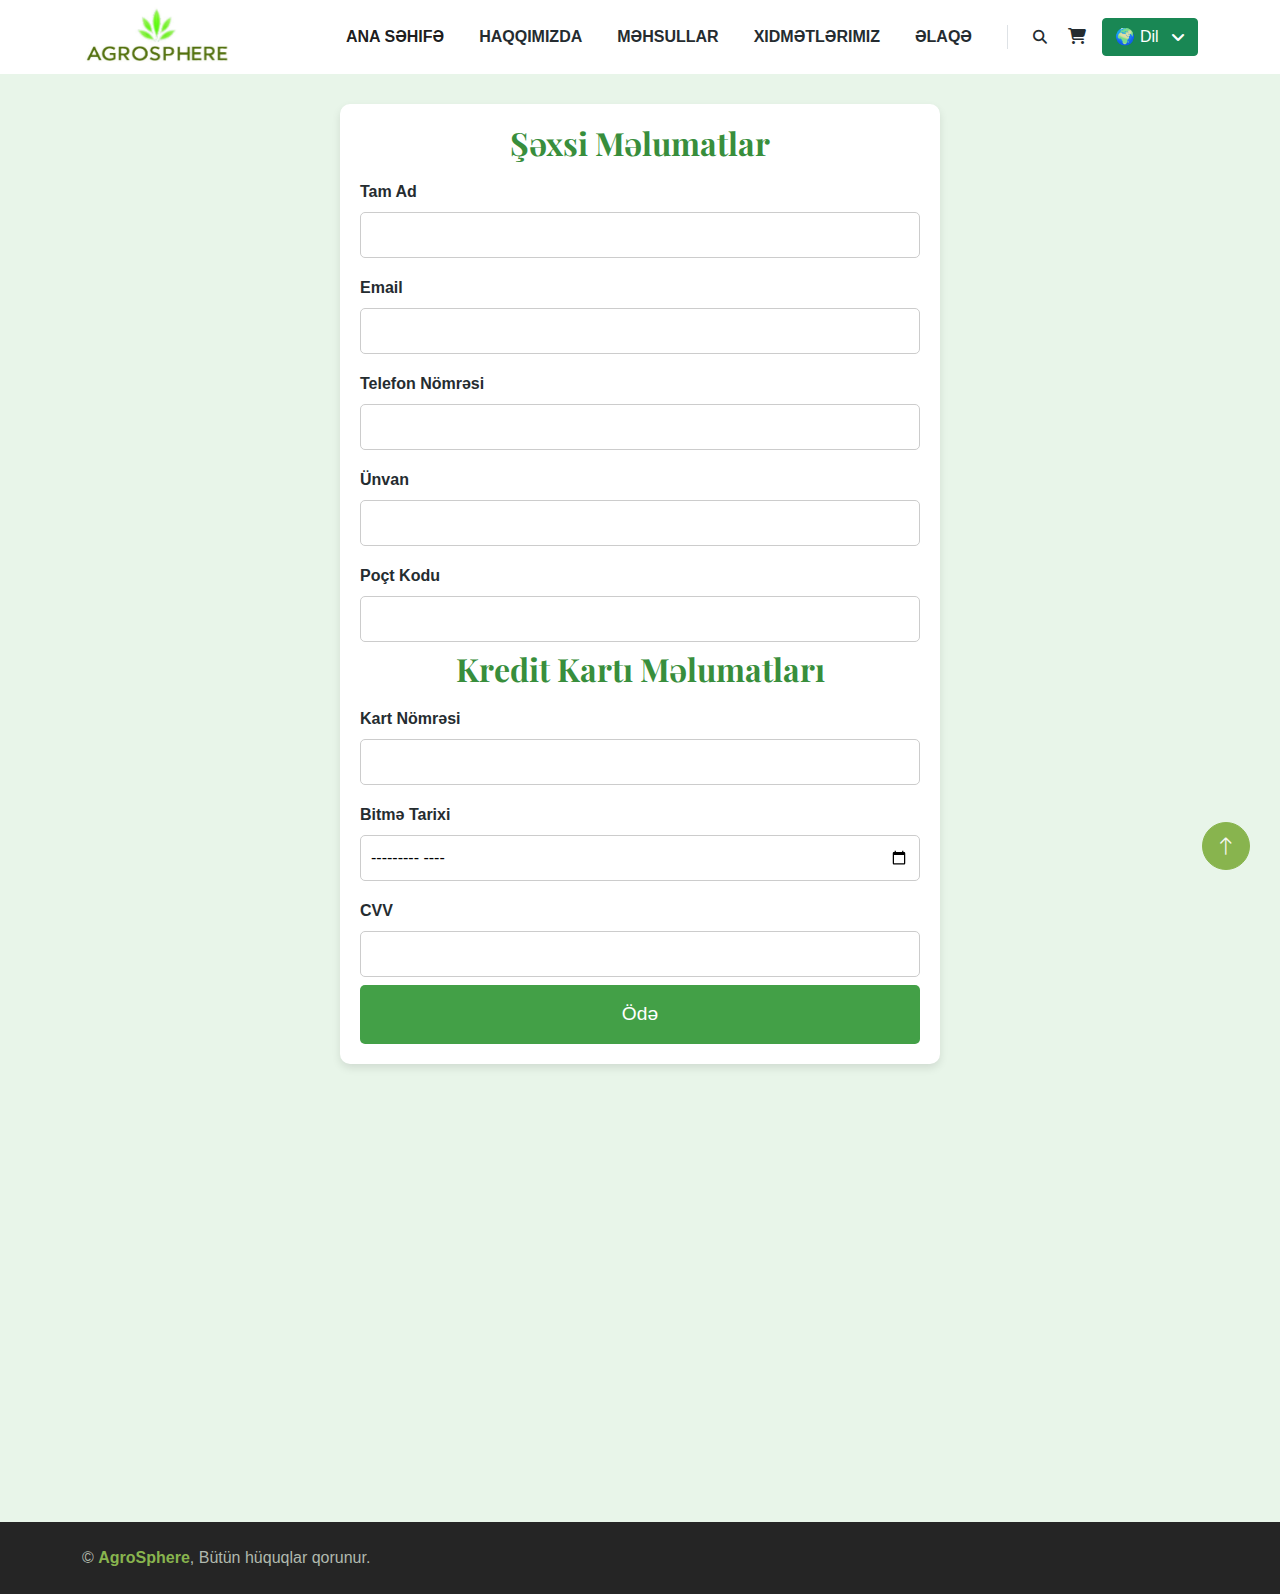
<file: cart.html>
<!DOCTYPE html>
<html lang="en">
<head>
  <meta charset="utf-8">
  <title>Agroshphere</title>
  <meta content="width=device-width, initial-scale=1.0" name="viewport">
  <meta content="" name="keywords">
  <meta content="" name="description">

  <!-- Favicon -->
  <link href="img/favicon.ico" rel="icon">

  <!-- Google Web Fonts -->
  <link rel="preconnect" href="https://fonts.googleapis.com">
  <link rel="preconnect" href="https://fonts.gstatic.com" crossorigin>
  <link href="https://fonts.googleapis.com/css2?family=Open+Sans:wght@400;600&family=Playfair+Display:wght@700;900&display=swap" rel="stylesheet">

  <!-- Icon Font Stylesheet -->
  <link href="https://cdnjs.cloudflare.com/ajax/libs/font-awesome/5.10.0/css/all.min.css" rel="stylesheet">
  <link href="https://cdn.jsdelivr.net/npm/bootstrap-icons@1.4.1/font/bootstrap-icons.css" rel="stylesheet">

  <!-- Libraries Stylesheet -->
  <link href="lib/animate/animate.min.css" rel="stylesheet">
  <link href="lib/owlcarousel/assets/owl.carousel.min.css" rel="stylesheet">

  <!-- Customized Bootstrap Stylesheet -->
  <link href="css/bootstrap.min.css" rel="stylesheet">
  <link rel="stylesheet" href="https://cdnjs.cloudflare.com/ajax/libs/font-awesome/6.7.2/css/all.min.css" integrity="sha512-Evv84Mr4kqVGRNSgIGL/F/aIDqQb7xQ2vcrdIwxfjThSH8CSR7PBEakCr51Ck+w+/U6swU2Im1vVX0SVk9ABhg==" crossorigin="anonymous" referrerpolicy="no-referrer" />


  <!-- Template Stylesheet -->
  <link href="css/style.css" rel="stylesheet">
</head>

<body>
  <!-- Spinner Start -->
  <div id="spinner" class="show bg-white position-fixed translate-middle w-100 vh-100 top-50 start-50 d-flex align-items-center justify-content-center">
      <div class="spinner-border text-primary" role="status" style="width: 3rem; height: 3rem;"></div>
  </div>
  <!-- Spinner End -->

  <!-- Navbar Start -->
<div class="container-fluid bg-white sticky-top">
  <div class="container">
      <nav class="navbar navbar-expand-lg bg-white navbar-light py-2 py-lg-0">
          <a href="index.html" class="navbar-brand">
              <img class="img-fluid mt-4" src="img/logo.jpg" alt="Logo" style="width: 
              150px; height: auto; position: relative; top: -20px;">
          </a>
          <button type="button" class="navbar-toggler ms-auto me-0" data-bs-toggle="collapse" data-bs-target="#navbarCollapse">
              <span class="navbar-toggler-icon"></span>
          </button>
          <div class="collapse navbar-collapse" id="navbarCollapse">
              <div class="navbar-nav ms-auto">
                  <a href="index.html" class="nav-item nav-link active">Ana Səhifə</a>
                  <a href="about.html" class="nav-item nav-link">Haqqımızda</a>
                  <a href="store.html" class="nav-item nav-link">Məhsullar</a>
                  <a href="service.html" class="nav-item nav-link">Xidmətlərimiz</a>
                  <a href="contact.html" class="nav-item nav-link">Əlaqə</a>
              </div>
              <div class="border-start ps-4 d-none d-lg-block">
                <button type="button" class="btn btn-sm p-0 me-2"><i class="fa fa-search"></i></button>
                <i class="fa-solid fa-cart-shopping ms-2"></i>
            </div>
              <!-- Language Dropdown Start -->
              <div class="dropdown ms-3">
                  <button class="btn btn-success dropdown-toggle" type="button" id="languageDropdown" data-bs-toggle="dropdown" aria-expanded="false">
                      🌍 Dil
                  </button>
                  <ul class="dropdown-menu dropdown-menu-light dropdown-menu-end" aria-labelledby="languageDropdown">
                      <li><a class="dropdown-item" href="#" onclick="changeLanguage('en')">🇬🇧 English</a></li>
                      <li><a class="dropdown-item" href="#" onclick="changeLanguage('ru')">🇷🇺 Русский</a></li>
                      <li><a class="dropdown-item" href="#" onclick="changeLanguage('az')">🇦🇿 Azərbaycan</a></li>
                  </ul>
              </div>
              <!-- Language Dropdown End -->
          </div>
      </nav>
  </div>
</div>
<!-- Navbar End -->

<div class="form-container">
    <h2>Şəxsi Məlumatlar</h2>
    <form action="#" method="POST">
        <!-- Şəxsi məlumatlar -->
        <label for="fullname">Tam Ad</label>
        <input type="text" id="fullname" name="fullname" required>

        <label for="email">Email</label>
        <input type="email" id="email" name="email" required>

        <label for="phone">Telefon Nömrəsi</label>
        <input type="tel" id="phone" name="phone" required>

        <label for="address">Ünvan</label>
        <input type="text" id="address" name="address" required>

        <label for="zipcode">Poçt Kodu</label>
        <input type="text" id="zipcode" name="zipcode" required>

        <!-- Kart məlumatları -->
        <h2>Kredit Kartı Məlumatları</h2>
        <label for="card-number">Kart Nömrəsi</label>
        <input type="text" id="card-number" name="card-number" required>

        <label for="expiration-date">Bitmə Tarixi</label>
        <input type="month" id="expiration-date" name="expiration-date" required>

        <label for="cvv">CVV</label>
        <input type="text" id="cvv" name="cvv" required>

        <button type="submit">Ödə</button>
    </form>
</div>


    <!-- Footer Start -->
    <div class="container-fluid bg-dark footer mt-5 py-5 wow fadeIn" data-wow-delay="0.1s">
      <div class="container py-5">
          <div class="row g-5">
              <div class="col-lg-3 col-md-6">
                  <h4 class="text-primary mb-4">Bizim Ofis</h4>
                  <p class="mb-2"><i class="fa fa-map-marker-alt text-primary me-3"></i>Azerbaijan, Ganja</p>
                  <p class="mb-2"><i class="fa fa-phone-alt text-primary me-3"></i>+994-70-221-55-35</p>
                  <p class="mb-2"><i class="fa fa-envelope text-primary me-3"></i>greeneraa0@gmail.com</p>
                  <div class="d-flex pt-3">
                    <a class="btn btn-square btn-primary rounded-circle me-2" href="https://www.instagram.com"><i class="fab fa-instagram"></i></a>
                    <a class="btn btn-square btn-primary rounded-circle me-2" href="https://www.facebook.com"><i class="fab fa-facebook-f"></i></a>
                    <a class="btn btn-square btn-primary rounded-circle me-2" href="https://www.youtube.com"><i class="fab fa-youtube"></i></a>
                    <a class="btn btn-square btn-primary rounded-circle me-2" href="https://www.linkedin.com"><i class="fab fa-linkedin-in"></i></a>
                </div>
              </div>
              <div class="col-lg-3 col-md-6">
                  <h4 class="text-primary mb-4">Tez Linklər</h4>
                  <a class="btn btn-link" href="./contact.html">Əlaqə</a>
                  <a class="btn btn-link" href="./service.html">Xidmətlərimiz</a>
                  <a class="btn btn-link" href="./about.html">Haqqımızda</a>
                  <a class="btn btn-link" href="./contact.html">Dəstək</a>
              </div>
              <div class="col-lg-3 col-md-6">
                  <h4 class="text-primary mb-4">İş Saatları</h4>
                  <p class="mb-1">Bazar ertəsi - Cümə</p>
                  <h6 class="text-light">09:00 - 19:00</h6>
                  <p class="mb-1">Şənbə</p>
                  <h6 class="text-light">09:00 - 12:00</h6>
                  <p class="mb-1">Bazar</p>
                  <h6 class="text-light">Bağlıdır</h6>
              </div>
              <div class="col-lg-3 col-md-6">
                  <h4 class="text-primary mb-4">Xəbər bülleteni</h4>
                  <p>Ən son yeniliklərdən xəbərdar olmaq üçün bülletenimizə abunə olun.</p>
                  <div class="position-relative w-100">
                      <input class="form-control bg-transparent w-100 py-3 ps-4 pe-5" type="text" placeholder="Your email">
                      <button type="button" class="btn btn-primary py-2 position-absolute top-0 end-0 mt-2 me-2">Abunə Ol</button>
                  </div>
              </div>
          </div>
      </div>
  </div>
  <!-- Footer End -->


  <!-- Copyright Start -->
  <div class="container-fluid copyright py-4">
      <div class="container">
          <div class="row">
              <div class="col-md-6 text-center text-md-start mb-3 mb-md-0">
                  &copy; <a class="fw-medium" href="#">AgroSphere</a>, Bütün hüquqlar qorunur.
              </div>
          </div>
      </div>
  </div>
  <!-- Copyright End -->


  <!-- Back to Top -->
  <a href="#" class="btn btn-lg btn-primary btn-lg-square rounded-circle back-to-top"><i class="bi bi-arrow-up"></i></a>


  <!-- JavaScript Libraries -->
  <script src="https://ajax.googleapis.com/ajax/libs/jquery/3.6.1/jquery.min.js"></script>
  <script src="https://cdn.jsdelivr.net/npm/bootstrap@5.0.0/dist/js/bootstrap.bundle.min.js"></script>
  <script src="lib/wow/wow.min.js"></script>
  <script src="lib/easing/easing.min.js"></script>
  <script src="lib/waypoints/waypoints.min.js"></script>
  <script src="lib/owlcarousel/owl.carousel.min.js"></script>
  <script src="https://cdn.jsdelivr.net/npm/@popperjs/core@2.11.6/dist/umd/popper.min.js"></script>
  <script src="https://cdn.jsdelivr.net/npm/bootstrap@5.3.0-alpha1/dist/js/bootstrap.min.js"></script>
  <script src="https://cdn.jsdelivr.net/npm/bootstrap@5.3.0/dist/js/bootstrap.bundle.min.js"></script>

  <!-- Template Javascript -->
  <script src="js/main.js"></script>
  <script src="js/language.js"></script>

</body>
</html>
</file>
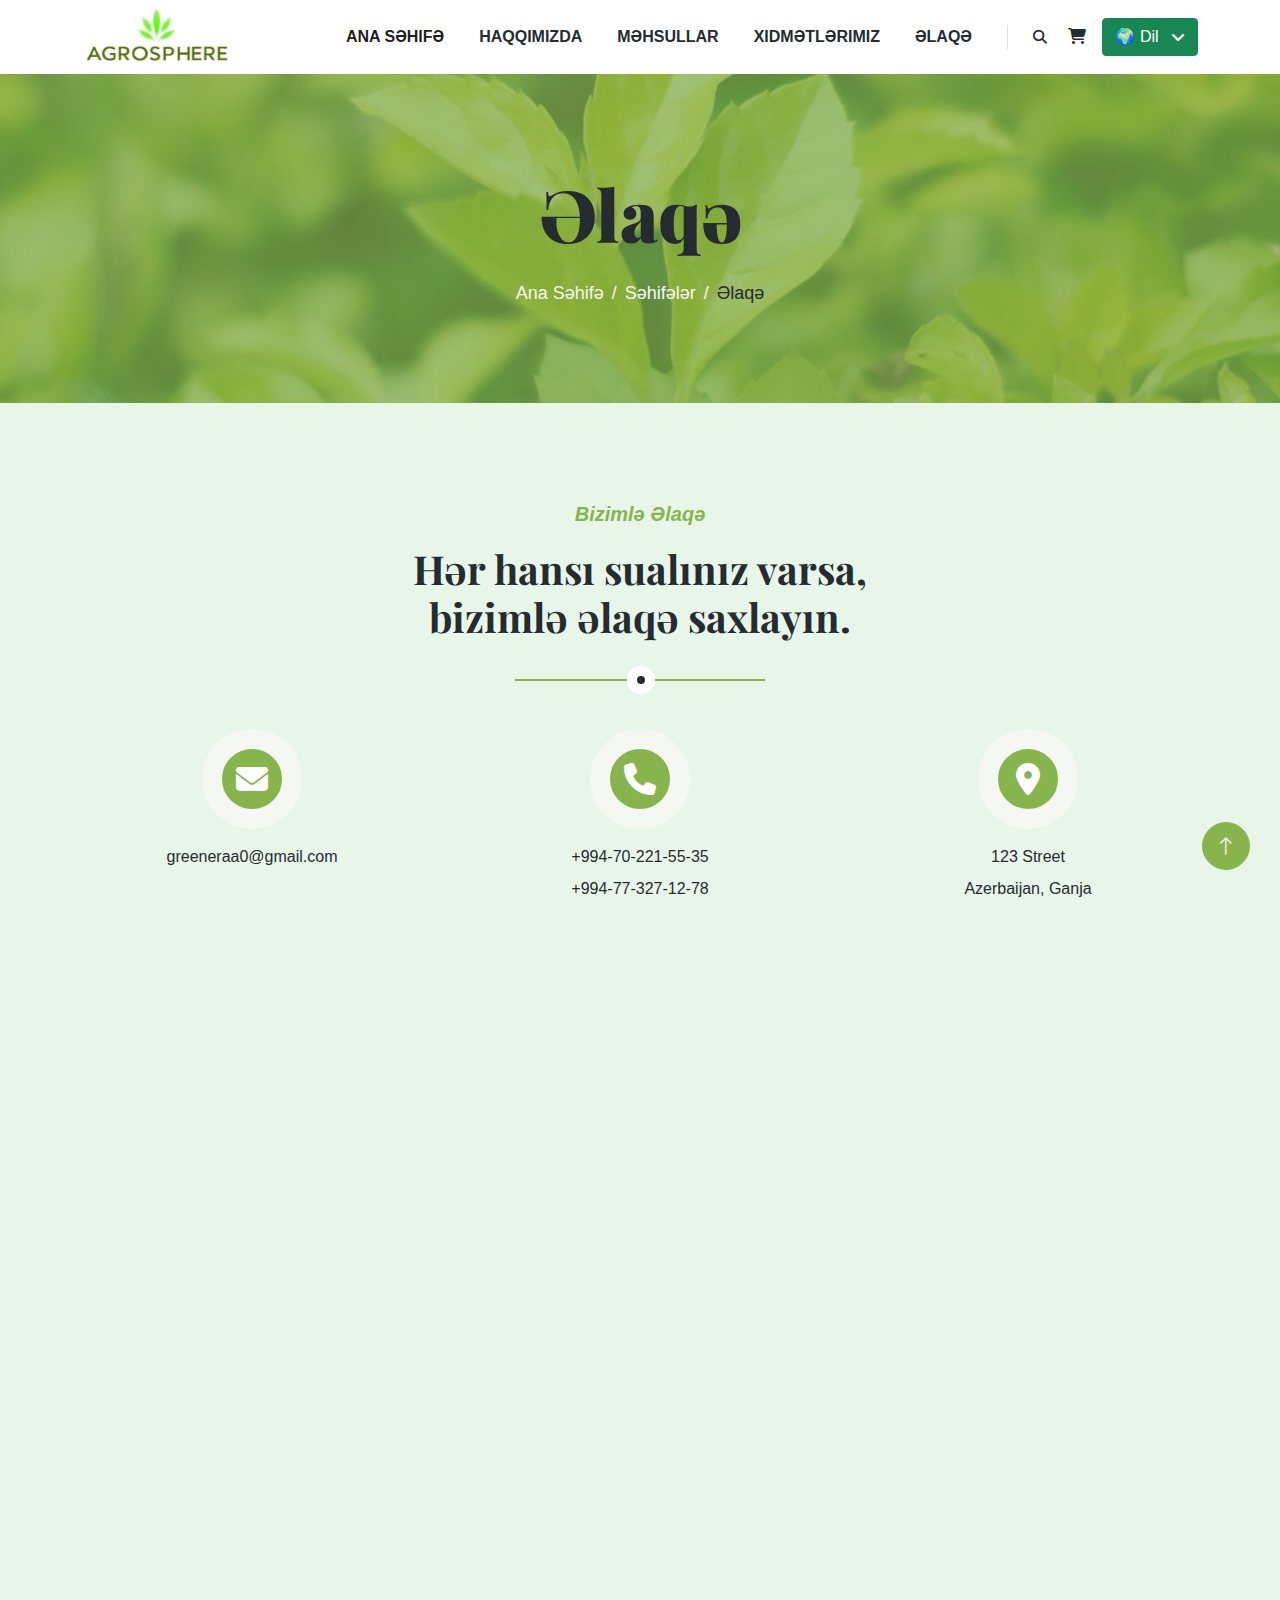
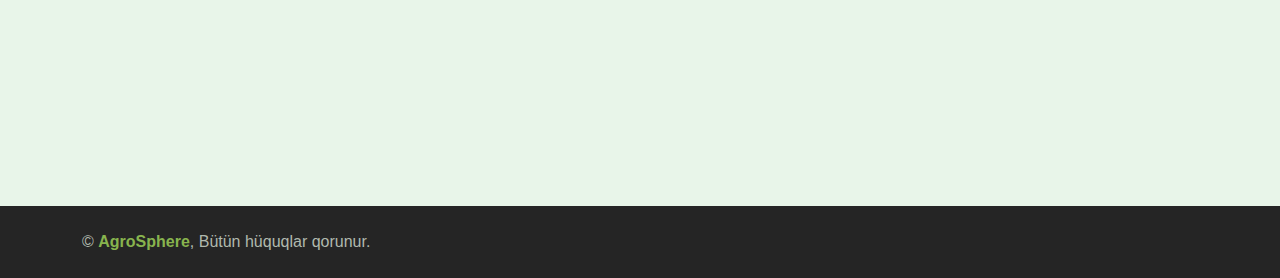
<file: contact.html>
<!DOCTYPE html>
<html lang="en">

<head>
    <meta charset="utf-8">
    <title>AgroSphere - Contact</title>
    <meta content="width=device-width, initial-scale=1.0" name="viewport">
    <meta content="" name="keywords">
    <meta content="" name="description">

    <!-- Favicon -->
    <link href="img/favicon.ico" rel="icon">

    <!-- Google Web Fonts -->
    <link rel="preconnect" href="https://fonts.googleapis.com">
    <link rel="preconnect" href="https://fonts.gstatic.com" crossorigin>
    <link href="https://fonts.googleapis.com/css2?family=Open+Sans:wght@400;600&family=Playfair+Display:wght@700;900&display=swap" rel="stylesheet">

    <!-- Icon Font Stylesheet -->
    <link href="https://cdnjs.cloudflare.com/ajax/libs/font-awesome/5.10.0/css/all.min.css" rel="stylesheet">
    <link href="https://cdn.jsdelivr.net/npm/bootstrap-icons@1.4.1/font/bootstrap-icons.css" rel="stylesheet">

    <!-- Libraries Stylesheet -->
    <link href="lib/animate/animate.min.css" rel="stylesheet">
    <link href="lib/owlcarousel/assets/owl.carousel.min.css" rel="stylesheet">

    <!-- Customized Bootstrap Stylesheet -->
    <link href="css/bootstrap.min.css" rel="stylesheet">
    <link rel="stylesheet" href="https://cdnjs.cloudflare.com/ajax/libs/font-awesome/6.7.2/css/all.min.css" integrity="sha512-Evv84Mr4kqVGRNSgIGL/F/aIDqQb7xQ2vcrdIwxfjThSH8CSR7PBEakCr51Ck+w+/U6swU2Im1vVX0SVk9ABhg==" crossorigin="anonymous" referrerpolicy="no-referrer" />


    <!-- Template Stylesheet -->
    <link href="css/style.css" rel="stylesheet">
</head>

<body>
    <!-- Spinner Start -->
    <div id="spinner" class="show bg-white position-fixed translate-middle w-100 vh-100 top-50 start-50 d-flex align-items-center justify-content-center">
        <div class="spinner-border text-primary" role="status" style="width: 3rem; height: 3rem;"></div>
    </div>
    <!-- Spinner End -->

    

    <!-- Navbar Start -->
    <div class="container-fluid bg-white sticky-top">
        <div class="container">
            <nav class="navbar navbar-expand-lg bg-white navbar-light py-2 py-lg-0">
                <a href="index.html" class="navbar-brand">
                    <img class="img-fluid mt-4" src="img/logo.jpg" alt="Logo" style="width: 150px; height: auto; position: relative; top: -20px;">
                </a>
                <button type="button" class="navbar-toggler ms-auto me-0" data-bs-toggle="collapse" data-bs-target="#navbarCollapse">
                    <span class="navbar-toggler-icon"></span>
                </button>
                <div class="collapse navbar-collapse" id="navbarCollapse">
                    <div class="navbar-nav ms-auto">
                        <a href="index.html" class="nav-item nav-link active">Ana Səhifə</a>
                        <a href="about.html" class="nav-item nav-link">Haqqımızda</a>
                        <a href="store.html" class="nav-item nav-link">Məhsullar</a>
                        <a href="service.html" class="nav-item nav-link">Xidmətlərimiz</a>
                        <a href="contact.html" class="nav-item nav-link">Əlaqə</a>
                    </div>
                    <div class="border-start ps-4 d-none d-lg-block">
                        <button type="button" class="btn btn-sm p-0 me-2"><i class="fa fa-search"></i></button>
                        <i class="fa-solid fa-cart-shopping ms-2"></i>
                    </div>
                    <!-- Language Dropdown Start -->
                    <div class="dropdown ms-3">
                        <button class="btn btn-success dropdown-toggle" type="button" id="languageDropdown" data-bs-toggle="dropdown" aria-expanded="false">
                            🌍 Dil
                        </button>
                        <ul class="dropdown-menu dropdown-menu-light dropdown-menu-end" aria-labelledby="languageDropdown">
                            <li><a class="dropdown-item" href="#" onclick="changeLanguage('en')">🇬🇧 English</a></li>
                            <li><a class="dropdown-item" href="#" onclick="changeLanguage('ru')">🇷🇺 Русский</a></li>
                            <li><a class="dropdown-item" href="#" onclick="changeLanguage('az')">🇦🇿 Azərbaycan</a></li>
                        </ul>
                    </div>
                    <!-- Language Dropdown End -->
                </div>
            </nav>
        </div>
    </div>
    <!-- Navbar End -->
    

    <!-- Page Header Start -->
    <div class="container-fluid page-header py-5 mb-5 wow fadeIn" data-wow-delay="0.1s">
        <div class="container text-center py-5">
            <h1 class="display-2 text-dark mb-4 animated slideInDown">Əlaqə</h1>
            <nav aria-label="breadcrumb animated slideInDown">
                <ol class="breadcrumb justify-content-center mb-0">
                    <li class="breadcrumb-item"><a href="#">Ana Səhifə</a></li>
                    <li class="breadcrumb-item"><a href="#">Səhifələr</a></li>
                    <li class="breadcrumb-item text-dark" aria-current="page">Əlaqə</li>
                </ol>
            </nav>
        </div>
    </div>
    <!-- Page Header End -->


    <!-- Contact Start -->
    <div class="container-xxl contact py-5">
        <div class="container">
            <div class="section-title text-center mx-auto wow fadeInUp" data-wow-delay="0.1s" style="max-width: 500px;">
                <p class="fs-5 fw-medium fst-italic text-primary">Bizimlə Əlaqə</p>
                <h1 class="display-7">Hər hansı sualınız varsa, bizimlə əlaqə saxlayın.</h1>
            </div>
            <div class="row g-5 mb-5">
                <div class="col-md-4 text-center wow fadeInUp" data-wow-delay="0.3s">
                    <div class="btn-square mx-auto mb-3">
                        <i class="fa fa-envelope fa-2x text-white"></i>
                    </div>
                    <p class="mb-2">greeneraa0@gmail.com</p>
                </div>
                <div class="col-md-4 text-center wow fadeInUp" data-wow-delay="0.4s">
                    <div class="btn-square mx-auto mb-3">
                        <i class="fa fa-phone fa-2x text-white"></i>
                    </div>
                    <p class="mb-2">+994-70-221-55-35</p>
                    <p class="mb-2">+994-77-327-12-78</p>
                </div>
                <div class="col-md-4 text-center wow fadeInUp" data-wow-delay="0.5s">
                    <div class="btn-square mx-auto mb-3">
                        <i class="fa fa-map-marker-alt fa-2x text-white"></i>
                    </div>
                    <p class="mb-2">123 Street</p>
                    <p class="mb-0">Azerbaijan, Ganja</p>
                </div>
            </div>
            <div class="row g-5">
                <div class="col-lg-6 wow fadeInUp" data-wow-delay="0.1s">
                  
                    <form>
                        <div class="row g-3">
                            <div class="col-md-6">
                                <div class="form-floating">
                                    <input type="text" class="form-control" id="name" placeholder="Your Name">
                                    <label for="name">Your Name</label>
                                </div>
                            </div>
                            <div class="col-md-6">
                                <div class="form-floating">
                                    <input type="email" class="form-control" id="email" placeholder="Your Email">
                                    <label for="email">Your Email</label>
                                </div>
                            </div>
                            <div class="col-12">
                                <div class="form-floating">
                                    <input type="text" class="form-control" id="subject" placeholder="Subject">
                                    <label for="subject">Subject</label>
                                </div>
                            </div>
                            <div class="col-12">
                                <div class="form-floating">
                                    <textarea class="form-control" placeholder="Leave a message here" id="message" style="height: 120px"></textarea>
                                    <label for="message">Message</label>
                                </div>
                            </div>
                            <div class="col-12">
                                <button class="btn btn-primary rounded-pill py-3 px-5" type="submit">Send Message</button>
                            </div>
                        </div>
                    </form>
                </div>
                <div class="col-lg-6 wow fadeInUp" data-wow-delay="0.5s">
                    <div class="h-100">
                        <iframe class="w-100 rounded"
                        src="https://www.google.com/maps/embed?pb=!1m14!1m8!1m3!1d12103.15600510913!2d46.3460038!3d40.6786178!3m2!1i1024!2i768!4f13.1!3m3!1m2!1s0x403f511a5b05f44b%3A0xd08edf92fd13bbd1!2sAz%C9%99rbaycan%20D%C3%B6vl%C9%99t%20Aqrar%20Universiteti!5e0!3m2!1saz!2saz!4v1741879704547!5m2!1saz!2saz"
                        frameborder="0" style="height: 100%; min-height: 300px; border:0;" allowfullscreen="" aria-hidden="false"
                        tabindex="0"></iframe>
                    </div>
                </div>
            </div>
        </div>
    </div>
    <!-- Contact End -->

        <!-- Footer Start -->
        <div class="container-fluid bg-dark footer mt-5 py-5 wow fadeIn" data-wow-delay="0.1s">
            <div class="container py-5">
                <div class="row g-5">
                    <div class="col-lg-3 col-md-6">
                        <h4 class="text-primary mb-4">Bizim Ofis</h4>
                        <p class="mb-2"><i class="fa fa-map-marker-alt text-primary me-3"></i>Azerbaijan, Ganja</p>
                        <p class="mb-2"><i class="fa fa-phone-alt text-primary me-3"></i>+994-70-221-55-35</p>
                        <p class="mb-2"><i class="fa fa-envelope text-primary me-3"></i>greeneraa0@gmail.com</p>
                        <div class="d-flex pt-3">
                            <a class="btn btn-square btn-primary rounded-circle me-2" href="https://www.instagram.com"><i class="fab fa-instagram"></i></a>
                            <a class="btn btn-square btn-primary rounded-circle me-2" href="https://www.facebook.com"><i class="fab fa-facebook-f"></i></a>
                            <a class="btn btn-square btn-primary rounded-circle me-2" href="https://www.youtube.com"><i class="fab fa-youtube"></i></a>
                            <a class="btn btn-square btn-primary rounded-circle me-2" href="https://www.linkedin.com"><i class="fab fa-linkedin-in"></i></a>
                        </div>
                    </div>
                    <div class="col-lg-3 col-md-6">
                        <h4 class="text-primary mb-4">Tez Linklər</h4>
                        <a class="btn btn-link" href="./contact.html">Əlaqə</a>
                        <a class="btn btn-link" href="./service.html">Xidmətlərimiz</a>
                        <a class="btn btn-link" href="./about.html">Haqqımızda</a>
                        <a class="btn btn-link" href="./contact.html">Dəstək</a>
                    </div>
                    <div class="col-lg-3 col-md-6">
                        <h4 class="text-primary mb-4">İş Saatları</h4>
                        <p class="mb-1">Bazar ertəsi - Cümə</p>
                        <h6 class="text-light">09:00 - 19:00</h6>
                        <p class="mb-1">Şənbə</p>
                        <h6 class="text-light">09:00 - 12:00</h6>
                        <p class="mb-1">Bazar</p>
                        <h6 class="text-light">Bağlıdır</h6>
                    </div>
                    <div class="col-lg-3 col-md-6">
                        <h4 class="text-primary mb-4">Xəbər bülleteni</h4>
                        <p>Ən son yeniliklərdən xəbərdar olmaq üçün bülletenimizə abunə olun.</p>
                        <div class="position-relative w-100">
                            <input class="form-control bg-transparent w-100 py-3 ps-4 pe-5" type="text" placeholder="Your email">
                            <button type="button" class="btn btn-primary py-2 position-absolute top-0 end-0 mt-2 me-2">Abunə Ol</button>
                        </div>
                    </div>
                </div>
            </div>
        </div>
        <!-- Footer End -->
    

    <!-- Copyright Start -->
    <div class="container-fluid copyright py-4">
        <div class="container">
            <div class="row">
                <div class="col-md-6 text-center text-md-start mb-3 mb-md-0">
                    &copy; <a class="fw-medium" href="#">AgroSphere</a>, Bütün hüquqlar qorunur.
                </div>
            </div>
        </div>
    </div>
    <!-- Copyright End -->


    <!-- Back to Top -->
    <a href="#" class="btn btn-lg btn-primary btn-lg-square rounded-circle back-to-top"><i class="bi bi-arrow-up"></i></a>


    <!-- JavaScript Libraries -->
    <script src="https://ajax.googleapis.com/ajax/libs/jquery/3.6.1/jquery.min.js"></script>
    <script src="https://cdn.jsdelivr.net/npm/bootstrap@5.0.0/dist/js/bootstrap.bundle.min.js"></script>
    <script src="lib/wow/wow.min.js"></script>
    <script src="lib/easing/easing.min.js"></script>
    <script src="lib/waypoints/waypoints.min.js"></script>
    <script src="lib/owlcarousel/owl.carousel.min.js"></script>
    <!-- Template Javascript -->
    <script src="js/main.js"></script>
    <script src="js/language.js"></script>
</body>

</html>
</file>
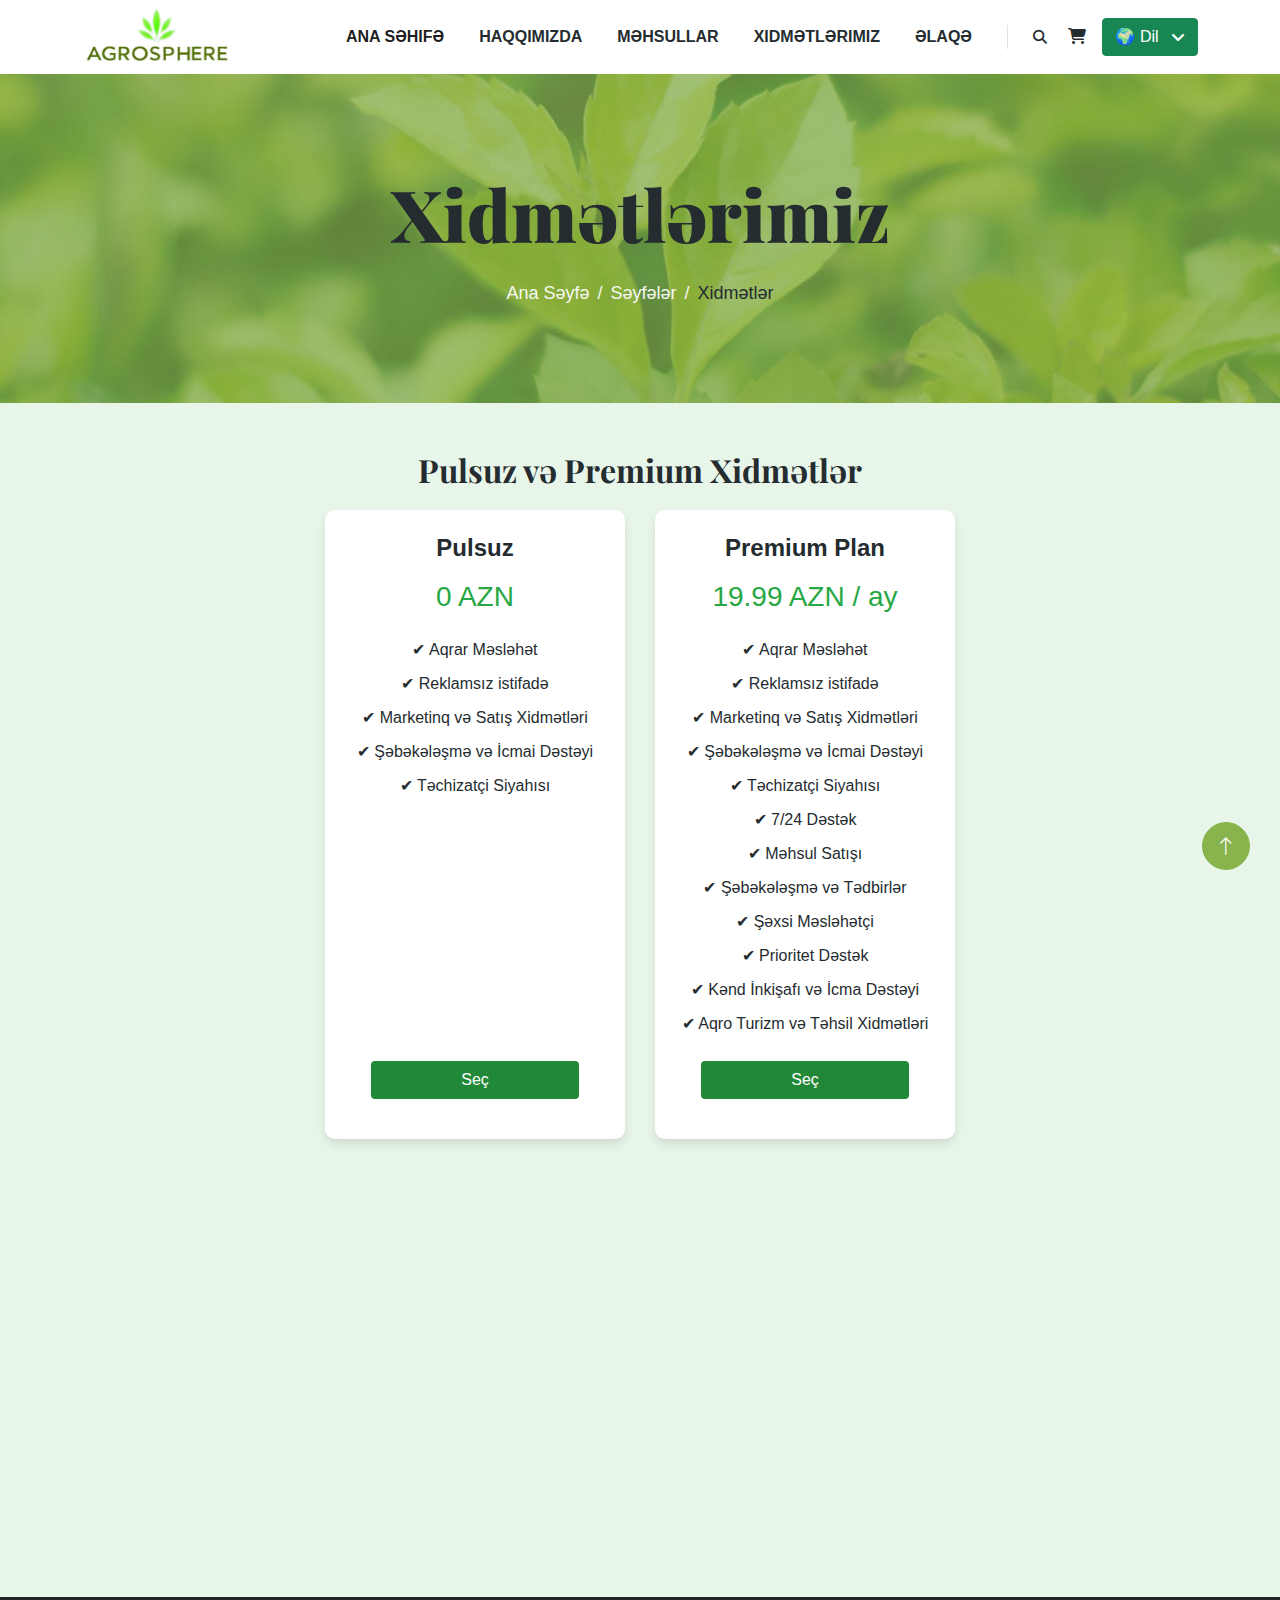
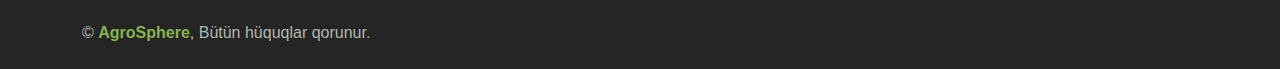
<file: service.html>
<!DOCTYPE html>
<html lang="en">
  <head>
    <meta charset="utf-8">
    <title>AgroSphere -About Us</title>
    <meta content="width=device-width, initial-scale=1.0" name="viewport">
    <meta content="" name="keywords">
    <meta content="" name="description">

    <!-- Favicon -->
    <link href="img/favicon.ico" rel="icon">

    <!-- Google Web Fonts -->
    <link rel="preconnect" href="https://fonts.googleapis.com">
    <link rel="preconnect" href="https://fonts.gstatic.com" crossorigin>
    <link href="https://fonts.googleapis.com/css2?family=Open+Sans:wght@400;600&family=Playfair+Display:wght@700;900&display=swap" rel="stylesheet">

    <!-- Icon Font Stylesheet -->
    <link href="https://cdnjs.cloudflare.com/ajax/libs/font-awesome/5.10.0/css/all.min.css" rel="stylesheet">
    <link href="https://cdn.jsdelivr.net/npm/bootstrap-icons@1.4.1/font/bootstrap-icons.css" rel="stylesheet">

    <!-- Libraries Stylesheet -->
    <link href="lib/animate/animate.min.css" rel="stylesheet">
    <link href="lib/owlcarousel/assets/owl.carousel.min.css" rel="stylesheet">

    <!-- Customized Bootstrap Stylesheet -->
    <link href="css/bootstrap.min.css" rel="stylesheet">
    <link rel="stylesheet" href="https://cdnjs.cloudflare.com/ajax/libs/font-awesome/6.7.2/css/all.min.css" integrity="sha512-Evv84Mr4kqVGRNSgIGL/F/aIDqQb7xQ2vcrdIwxfjThSH8CSR7PBEakCr51Ck+w+/U6swU2Im1vVX0SVk9ABhg==" crossorigin="anonymous" referrerpolicy="no-referrer" />


    <!-- Template Stylesheet -->
    <link href="css/style.css" rel="stylesheet">
</head>
<body>
      <!-- Spinner Start -->
      <div id="spinner" class="show bg-white position-fixed translate-middle w-100 vh-100 top-50 start-50 d-flex align-items-center justify-content-center">
        <div class="spinner-border text-primary" role="status" style="width: 3rem; height: 3rem;"></div>
    </div>
    <!-- Spinner End -->

    

    <!-- Navbar Start -->
    <div class="container-fluid bg-white sticky-top">
        <div class="container">
            <nav class="navbar navbar-expand-lg bg-white navbar-light py-2 py-lg-0">
                <a href="index.html" class="navbar-brand">
                    <img class="img-fluid mt-4" src="img/logo.jpg" alt="Logo" style="width: 150px; height: auto; position: relative; top: -20px;">
                </a>
                <button type="button" class="navbar-toggler ms-auto me-0" data-bs-toggle="collapse" data-bs-target="#navbarCollapse">
                    <span class="navbar-toggler-icon"></span>
                </button>
                <div class="collapse navbar-collapse" id="navbarCollapse">
                    <div class="navbar-nav ms-auto">
                        <a href="index.html" class="nav-item nav-link active">Ana Səhifə</a>
                        <a href="about.html" class="nav-item nav-link">Haqqımızda</a>
                        <a href="store.html" class="nav-item nav-link">Məhsullar</a>
                        <a href="service.html" class="nav-item nav-link">Xidmətlərimiz</a>
                        <a href="contact.html" class="nav-item nav-link">Əlaqə</a>
                    </div>
                    <div class="border-start ps-4 d-none d-lg-block">
                        <button type="button" class="btn btn-sm p-0 me-2"><i class="fa fa-search"></i></button>
                        <i class="fa-solid fa-cart-shopping ms-2"></i>
                    </div>
                    <!-- Language Dropdown Start -->
                    <div class="dropdown ms-3">
                        <button class="btn btn-success dropdown-toggle" type="button" id="languageDropdown" data-bs-toggle="dropdown" aria-expanded="false">
                            🌍 Dil
                        </button>
                        <ul class="dropdown-menu dropdown-menu-light dropdown-menu-end" aria-labelledby="languageDropdown">
                            <li><a class="dropdown-item" href="#" onclick="changeLanguage('en')">🇬🇧 English</a></li>
                            <li><a class="dropdown-item" href="#" onclick="changeLanguage('ru')">🇷🇺 Русский</a></li>
                            <li><a class="dropdown-item" href="#" onclick="changeLanguage('az')">🇦🇿 Azərbaycan</a></li>
                        </ul>
                    </div>
                    <!-- Language Dropdown End -->
                </div>
            </nav>
        </div>
    </div>
    <!-- Navbar End -->

    <!-- Page Header Start -->
    <div class="container-fluid page-header py-5 mb-5 wow fadeIn" data-wow-delay="0.1s">
      <div class="container text-center py-5">
          <h1 class="display-2 text-dark mb-4 animated slideInDown">Xidmətlərimiz</h1>
          <nav aria-label="breadcrumb animated slideInDown">
              <ol class="breadcrumb justify-content-center mb-0">
                  <li class="breadcrumb-item"><a href="#">Ana Səyfə</a></li>
                  <li class="breadcrumb-item"><a href="#">Səyfələr</a></li>
                  <li class="breadcrumb-item text-dark" aria-current="page">Xidmətlər</li>
              </ol>
          </nav>
      </div>
  </div>
  <!-- Page Header End -->

  <!-- Service start -->
  <h2 style=" text-align: center">Pulsuz və Premium Xidmətlər</h2>

  <div class="pricing-container">
      <div class="pricing-card">
          <div class="pricing-title">Pulsuz</div>
          <div class="pricing-price">0 AZN</div>
          <ul class="pricing-features">
              <li>✔ Aqrar Məsləhət</li>
              <li>✔ Reklamsız istifadə</li>
              <li>✔ Marketinq və Satış Xidmətləri</li>
              <li>✔ Şəbəkələşmə və İcmai Dəstəyi</li>
              <li>✔ Təchizatçi Siyahısı</li>

          </ul>
          <a href="./cart.html" class="btn">Seç</a>
      </div>

      <div class="pricing-card">
          <div class="pricing-title">Premium Plan</div>
          <div class="pricing-price">19.99 AZN / ay</div>
          <ul class="pricing-features">
              <li>✔ Aqrar Məsləhət</li>
              <li>✔ Reklamsız istifadə</li>
              <li>✔ Marketinq və Satış Xidmətləri</li>
              <li>✔ Şəbəkələşmə və İcmai Dəstəyi</li>
              <li>✔ Təchizatçi Siyahısı</li>
              <li>✔ 7/24 Dəstək</li>
              <li>✔ Məhsul Satışı</li>
              <li>✔ Şəbəkələşmə və Tədbirlər</li>
              <li>✔ Şəxsi Məsləhətçi</li>
              <li>✔ Prioritet Dəstək</li>
              <li>✔ Kənd İnkişafı və İcma Dəstəyi</li>
              <li>✔ Aqro Turizm və Təhsil Xidmətləri</li>
          </ul>
          <a href="./cart.html" class="btn">Seç</a>
      </div>
  </div>
  <!-- Service end -->


            <!-- Footer Start -->
            <div class="container-fluid bg-dark footer mt-5 py-5 wow fadeIn" data-wow-delay="0.1s">
              <div class="container py-5">
                  <div class="row g-5">
                      <div class="col-lg-3 col-md-6">
                          <h4 class="text-primary mb-4">Bizim Ofis</h4>
                          <p class="mb-2"><i class="fa fa-map-marker-alt text-primary me-3"></i>Azerbaijan, Ganja</p>
                          <p class="mb-2"><i class="fa fa-phone-alt text-primary me-3"></i>+994-70-221-55-35</p>
                          <p class="mb-2"><i class="fa fa-envelope text-primary me-3"></i>greeneraa0@gmail.com</p>
                          <div class="d-flex pt-3">
                              <a class="btn btn-square btn-primary rounded-circle me-2" href="https://www.instagram.com"><i class="fab fa-instagram"></i></a>
                              <a class="btn btn-square btn-primary rounded-circle me-2" href="https://www.facebook.com"><i class="fab fa-facebook-f"></i></a>
                              <a class="btn btn-square btn-primary rounded-circle me-2" href="https://www.youtube.com"><i class="fab fa-youtube"></i></a>
                              <a class="btn btn-square btn-primary rounded-circle me-2" href="https://www.linkedin.com"><i class="fab fa-linkedin-in"></i></a>
                          </div>
                      </div>
                      <div class="col-lg-3 col-md-6">
                          <h4 class="text-primary mb-4">Tez Linklər</h4>
                          <a class="btn btn-link" href="./contact.html">Əlaqə</a>
                          <a class="btn btn-link" href="./service.html">Xidmətlərimiz</a>
                          <a class="btn btn-link" href="./about.html">Haqqımızda</a>
                          <a class="btn btn-link" href="./contact.html">Dəstək</a>
                      </div>
                      <div class="col-lg-3 col-md-6">
                          <h4 class="text-primary mb-4">İş Saatları</h4>
                          <p class="mb-1">Bazar ertəsi - Cümə</p>
                          <h6 class="text-light">09:00 - 19:00</h6>
                          <p class="mb-1">Şənbə</p>
                          <h6 class="text-light">09:00 - 12:00</h6>
                          <p class="mb-1">Bazar</p>
                          <h6 class="text-light">Bağlıdır</h6>
                      </div>
                      <div class="col-lg-3 col-md-6">
                          <h4 class="text-primary mb-4">Xəbər bülleteni</h4>
                          <p>Ən son yeniliklərdən xəbərdar olmaq üçün bülletenimizə abunə olun.</p>
                          <div class="position-relative w-100">
                              <input class="form-control bg-transparent w-100 py-3 ps-4 pe-5" type="text" placeholder="Your email">
                              <button type="button" class="btn btn-primary py-2 position-absolute top-0 end-0 mt-2 me-2">Abunə Ol</button>
                          </div>
                      </div>
                  </div>
              </div>
          </div>
          <!-- Footer End -->
      
  
  
      <!-- Copyright Start -->
      <div class="container-fluid copyright py-4">
          <div class="container">
              <div class="row">
                  <div class="col-md-6 text-center text-md-start mb-3 mb-md-0">
                      &copy; <a class="fw-medium" href="#">AgroSphere</a>, Bütün hüquqlar qorunur.
                  </div>
              </div>
          </div>
      </div>
      <!-- Copyright End -->
  
  
      <!-- Back to Top -->
      <a href="#" class="btn btn-lg btn-primary btn-lg-square rounded-circle back-to-top"><i class="bi bi-arrow-up"></i></a>
  
  
      <!-- JavaScript Libraries -->
      <script src="https://ajax.googleapis.com/ajax/libs/jquery/3.6.1/jquery.min.js"></script>
      <script src="https://cdn.jsdelivr.net/npm/bootstrap@5.0.0/dist/js/bootstrap.bundle.min.js"></script>
      <script src="lib/wow/wow.min.js"></script>
      <script src="lib/easing/easing.min.js"></script>
      <script src="lib/waypoints/waypoints.min.js"></script>
      <script src="lib/owlcarousel/owl.carousel.min.js"></script>
      
      <!-- Template Javascript -->
      <script src="js/main.js"></script>
      <script src="js/language.js"></script>
</body>
</html>
</file>
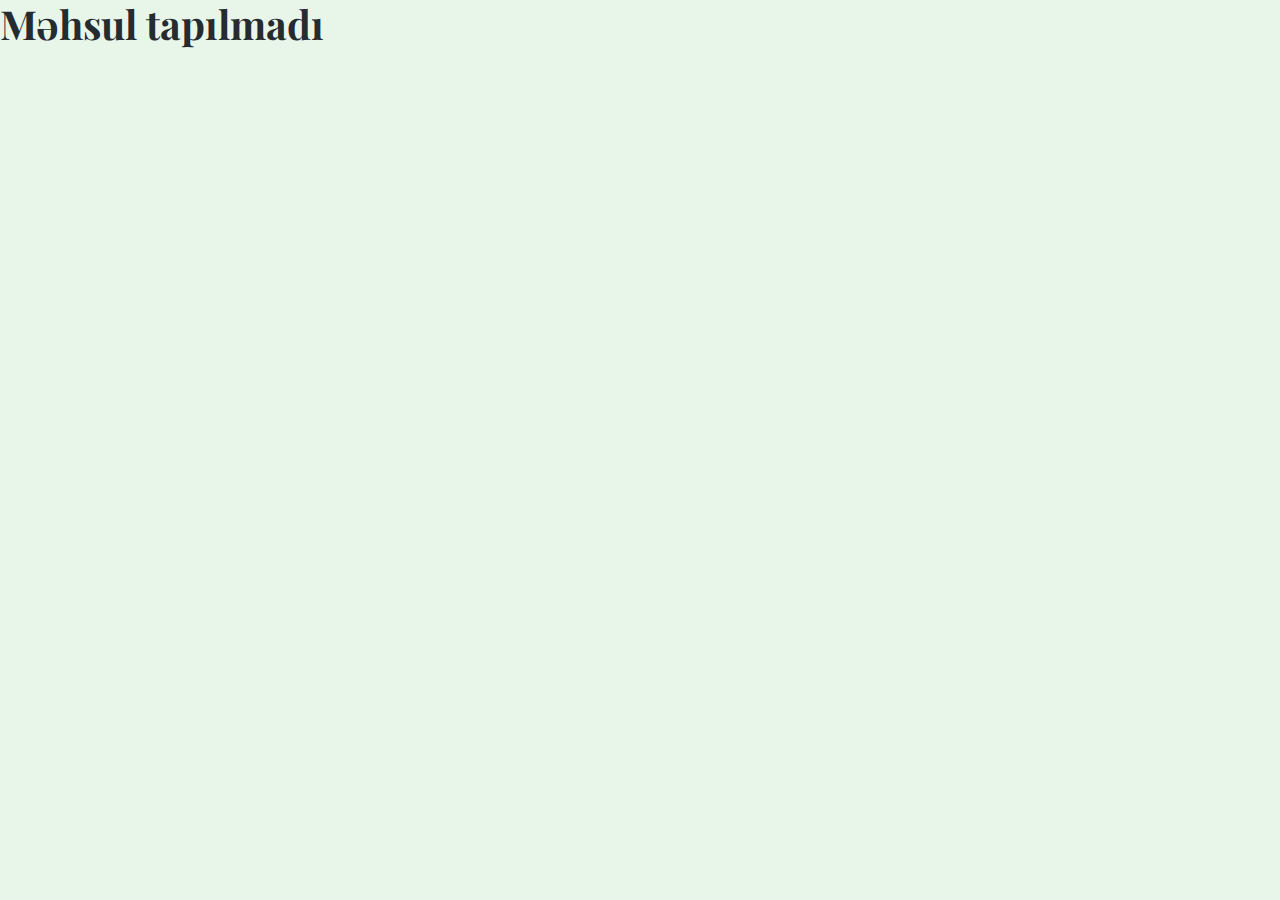
<file: store-details.html>
<!DOCTYPE html>
<html lang="en">

<head>
    <meta charset="utf-8">
    <title>AgroSphere - Store</title>
    <meta content="width=device-width, initial-scale=1.0" name="viewport">
    <meta content="" name="keywords">
    <meta content="" name="description">

    <!-- Favicon -->
    <link href="img/favicon.ico" rel="icon">

    <!-- Google Web Fonts -->
    <link rel="preconnect" href="https://fonts.googleapis.com">
    <link rel="preconnect" href="https://fonts.gstatic.com" crossorigin>
    <link href="https://fonts.googleapis.com/css2?family=Open+Sans:wght@400;600&family=Playfair+Display:wght@700;900&display=swap" rel="stylesheet">

    <!-- Icon Font Stylesheet -->
    <link href="https://cdnjs.cloudflare.com/ajax/libs/font-awesome/5.10.0/css/all.min.css" rel="stylesheet">
    <link href="https://cdn.jsdelivr.net/npm/bootstrap-icons@1.4.1/font/bootstrap-icons.css" rel="stylesheet">

    <!-- Libraries Stylesheet -->
    <link href="lib/animate/animate.min.css" rel="stylesheet">
    <link href="lib/owlcarousel/assets/owl.carousel.min.css" rel="stylesheet">

    <!-- Customized Bootstrap Stylesheet -->
    <link href="css/bootstrap.min.css" rel="stylesheet">
    <link rel="stylesheet" href="https://cdnjs.cloudflare.com/ajax/libs/font-awesome/6.7.2/css/all.min.css" integrity="sha512-Evv84Mr4kqVGRNSgIGL/F/aIDqQb7xQ2vcrdIwxfjThSH8CSR7PBEakCr51Ck+w+/U6swU2Im1vVX0SVk9ABhg==" crossorigin="anonymous" referrerpolicy="no-referrer" />


    <!-- Template Stylesheet -->
    <link href="css/style.css" rel="stylesheet">
</head>

<body>
    <!-- Spinner Start -->
    <div id="spinner" class="show bg-white position-fixed translate-middle w-100 vh-100 top-50 start-50 d-flex align-items-center justify-content-center">
        <div class="spinner-border text-primary" role="status" style="width: 3rem; height: 3rem;"></div>
    </div>
    <!-- Spinner End -->

    
       <!-- Navbar Start -->
       <div class="container-fluid bg-white sticky-top">
        <div class="container">
            <nav class="navbar navbar-expand-lg bg-white navbar-light py-2 py-lg-0">
                <a href="index.html" class="navbar-brand">
                    <img class="img-fluid mt-4" src="img/logo.jpg" alt="Logo" style="width: 150px; height: auto; position: relative; top: -20px;">
                </a>
                <button type="button" class="navbar-toggler ms-auto me-0" data-bs-toggle="collapse" data-bs-target="#navbarCollapse">
                    <span class="navbar-toggler-icon"></span>
                </button>
                <div class="collapse navbar-collapse" id="navbarCollapse">
                    <div class="navbar-nav ms-auto">
                        <a href="index.html" class="nav-item nav-link active">Ana Səhifə</a>
                        <a href="about.html" class="nav-item nav-link">Haqqımızda</a>
                        <a href="store.html" class="nav-item nav-link">Məhsullar</a>
                        <a href="service.html" class="nav-item nav-link">Xidmətlərimiz</a>
                        <a href="contact.html" class="nav-item nav-link">Əlaqə</a>
                    </div>
                    <div class="border-start ps-4 d-none d-lg-block">
                        <button type="button" class="btn btn-sm p-0 me-2"><i class="fa fa-search"></i></button>
                        <i class="fa-solid fa-cart-shopping ms-2"></i>
                    </div>
                    <!-- Language Dropdown Start -->
                    <div class="dropdown ms-3">
                        <button class="btn btn-success dropdown-toggle" type="button" id="languageDropdown" data-bs-toggle="dropdown" aria-expanded="false">
                            🌍 Dil
                        </button>
                        <ul class="dropdown-menu dropdown-menu-light dropdown-menu-end" aria-labelledby="languageDropdown">
                            <li><a class="dropdown-item" href="#" onclick="changeLanguage('en')">🇬🇧 English</a></li>
                            <li><a class="dropdown-item" href="#" onclick="changeLanguage('ru')">🇷🇺 Русский</a></li>
                            <li><a class="dropdown-item" href="#" onclick="changeLanguage('az')">🇦🇿 Azərbaycan</a></li>
                        </ul>
                    </div>
                    <!-- Language Dropdown End -->
                </div>
            </nav>
        </div>
    </div>
    <!-- Navbar End -->
    
    <div class="container mt-5">
        <!-- Məhsul başlığı -->
        <h1 id="product-title" class="text-center text-success mb-4 font-weight-bold"></h1>
        
        <!-- Məhsul şəkli -->
        <div class="text-center mb-4">
            <img id="product-image" class="product-image img-fluid rounded shadow-lg" src="" alt="Məhsul şəkli" style="max-width: 90%; max-height: 600px;">
        </div>
    
        <!-- Məhsul məlumatları -->
        <div class="product-details text-center">
            <p><strong>Təsvir:</strong> <span id="product-description"></span></p>
            <p><strong>Qiymət:</strong> <span id="product-price" class="text-danger font-weight-bold"></span> AZN</p>
            <p><strong>Mənşə:</strong> <span id="product-origin"></span></p>
            <p><strong>İstifadə qaydası:</strong> <span id="product-usage"></span></p>
        </div>
    
        <!-- Səbətə əlavə et düyməsi -->
        <div class="text-center mt-4" >
            <!-- <button class="btn btn-success btn-lg" onclick="addToCart()">🛒 Səbətə əlavə et</button> -->
            <button class="btn btn-success btn-lg" onclick="window.location.href='./cart.html'">
                🛒 Səbətə əlavə et
            </button>
            
        </div>
    
        <!-- Sosial şəbəkələr -->
        <div class="social-icons text-center mt-4">
            <a href="https://www.youtube.com" target="_blank" class="social-icon"><i class="fab fa-youtube fa-2x"></i></a>
            <a href="https://www.tiktok.com" target="_blank" class="social-icon"><i class="fab fa-tiktok fa-2x"></i></a>
        </div>
    </div>
    
   
    


    <!-- Footer Start -->
    <div class="container-fluid bg-dark footer mt-5 py-5 wow fadeIn" data-wow-delay="0.1s">
        <div class="container py-5">
            <div class="row g-5">
                <div class="col-lg-3 col-md-6">
                    <h4 class="text-primary mb-4">Bizim Ofis</h4>
                    <p class="mb-2"><i class="fa fa-map-marker-alt text-primary me-3"></i>Azerbaijan, Ganja</p>
                    <p class="mb-2"><i class="fa fa-phone-alt text-primary me-3"></i>+994-70-221-55-35</p>
                    <p class="mb-2"><i class="fa fa-envelope text-primary me-3"></i>greeneraa0@gmail.com</p>
                    <div class="d-flex pt-3">
                        <a class="btn btn-square btn-primary rounded-circle me-2" href="https://www.instagram.com"><i class="fab fa-instagram"></i></a>
                        <a class="btn btn-square btn-primary rounded-circle me-2" href="https://www.facebook.com"><i class="fab fa-facebook-f"></i></a>
                        <a class="btn btn-square btn-primary rounded-circle me-2" href="https://www.youtube.com"><i class="fab fa-youtube"></i></a>
                        <a class="btn btn-square btn-primary rounded-circle me-2" href="https://www.linkedin.com"><i class="fab fa-linkedin-in"></i></a>
                    </div>
                </div>
                <div class="col-lg-3 col-md-6">
                    <h4 class="text-primary mb-4">Tez Linklər</h4>
                    <a class="btn btn-link" href="./contact.html">Əlaqə</a>
                    <a class="btn btn-link" href="./service.html">Xidmətlərimiz</a>
                    <a class="btn btn-link" href="./about.html">Haqqımızda</a>
                    <a class="btn btn-link" href="./contact.html">Dəstək</a>
                </div>
                <div class="col-lg-3 col-md-6">
                    <h4 class="text-primary mb-4">İş Saatları</h4>
                    <p class="mb-1">Bazar ertəsi - Cümə</p>
                    <h6 class="text-light">09:00 - 19:00</h6>
                    <p class="mb-1">Şənbə</p>
                    <h6 class="text-light">09:00 - 12:00</h6>
                    <p class="mb-1">Bazar</p>
                    <h6 class="text-light">Bağlıdır</h6>
                </div>
                <div class="col-lg-3 col-md-6">
                    <h4 class="text-primary mb-4">Xəbər bülleteni</h4>
                    <p>Ən son yeniliklərdən xəbərdar olmaq üçün bülletenimizə abunə olun.</p>
                    <div class="position-relative w-100">
                        <input class="form-control bg-transparent w-100 py-3 ps-4 pe-5" type="text" placeholder="Your email">
                        <button type="button" class="btn btn-primary py-2 position-absolute top-0 end-0 mt-2 me-2">Abunə Ol</button>
                    </div>
                </div>
            </div>
        </div>
    </div>
    <!-- Footer End -->


    <!-- Copyright Start -->
  <div class="container-fluid copyright py-4">
    <div class="container">
        <div class="row">
            <div class="col-md-6 text-center text-md-start mb-3 mb-md-0">
                &copy; <a class="fw-medium" href="#">AgroSphere</a>, Bütün hüquqlar qorunur.
            </div>
        </div>
    </div>
</div>
<!-- Copyright End -->

    <!-- Back to Top -->
    <a href="#" class="btn btn-lg btn-primary btn-lg-square rounded-circle back-to-top"><i class="bi bi-arrow-up"></i></a>


    <!-- JavaScript Libraries -->
    <script src="https://ajax.googleapis.com/ajax/libs/jquery/3.6.1/jquery.min.js"></script>
    <script src="https://cdn.jsdelivr.net/npm/bootstrap@5.0.0/dist/js/bootstrap.bundle.min.js"></script>
    <script src="lib/wow/wow.min.js"></script>
    <script src="lib/easing/easing.min.js"></script>
    <script src="lib/waypoints/waypoints.min.js"></script>
    <script src="lib/owlcarousel/owl.carousel.min.js"></script>

    <!-- Template Javascript -->
    <script src="js/main.js"></script>
    <script src="js/product-details.js"></script>
    <script>
        function addToCart() {
            alert("Məhsul səbətə əlavə edildi!");
        }
    </script>
    
</body>

</html>
</file>
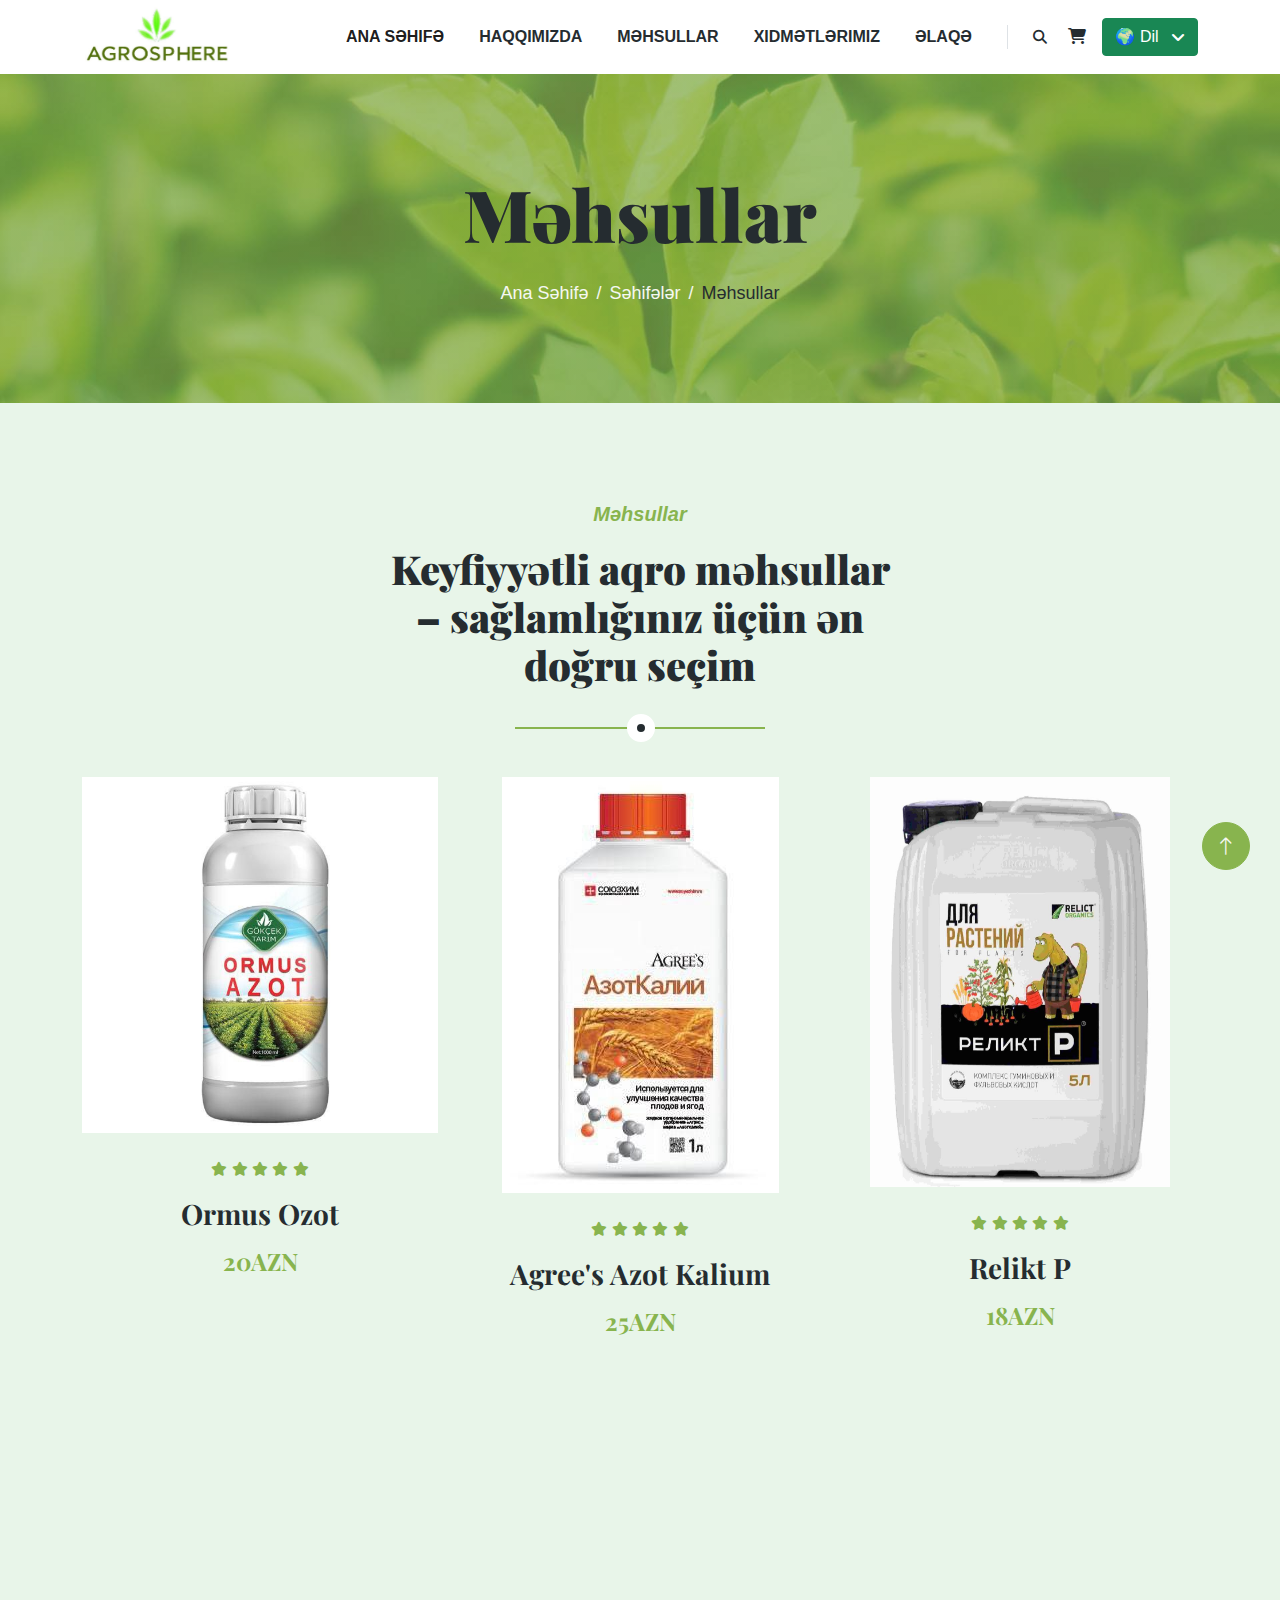
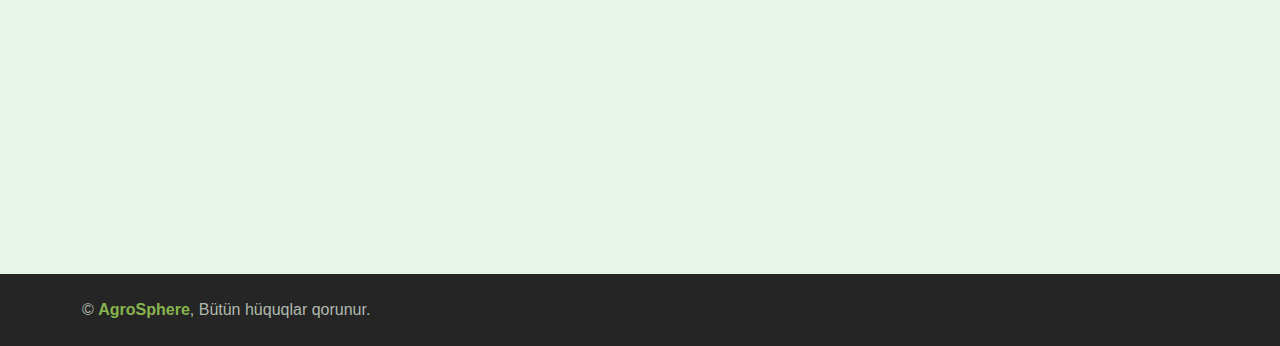
<file: store.html>
<!DOCTYPE html>
<html lang="en">

<head>
    <meta charset="utf-8">
    <title>AgroSphere - Store</title>
    <meta content="width=device-width, initial-scale=1.0" name="viewport">
    <meta content="" name="keywords">
    <meta content="" name="description">

    <!-- Favicon -->
    <link href="img/favicon.ico" rel="icon">

    <!-- Google Web Fonts -->
    <link rel="preconnect" href="https://fonts.googleapis.com">
    <link rel="preconnect" href="https://fonts.gstatic.com" crossorigin>
    <link href="https://fonts.googleapis.com/css2?family=Open+Sans:wght@400;600&family=Playfair+Display:wght@700;900&display=swap" rel="stylesheet">

    <!-- Icon Font Stylesheet -->
    <link href="https://cdnjs.cloudflare.com/ajax/libs/font-awesome/5.10.0/css/all.min.css" rel="stylesheet">
    <link href="https://cdn.jsdelivr.net/npm/bootstrap-icons@1.4.1/font/bootstrap-icons.css" rel="stylesheet">

    <!-- Libraries Stylesheet -->
    <link href="lib/animate/animate.min.css" rel="stylesheet">
    <link href="lib/owlcarousel/assets/owl.carousel.min.css" rel="stylesheet">

    <!-- Customized Bootstrap Stylesheet -->
    <link href="css/bootstrap.min.css" rel="stylesheet">
    <link rel="stylesheet" href="https://cdnjs.cloudflare.com/ajax/libs/font-awesome/6.7.2/css/all.min.css" integrity="sha512-Evv84Mr4kqVGRNSgIGL/F/aIDqQb7xQ2vcrdIwxfjThSH8CSR7PBEakCr51Ck+w+/U6swU2Im1vVX0SVk9ABhg==" crossorigin="anonymous" referrerpolicy="no-referrer" />


    <!-- Template Stylesheet -->
    <link href="css/style.css" rel="stylesheet">
</head>

<body>
    <!-- Spinner Start -->
    <div id="spinner" class="show bg-white position-fixed translate-middle w-100 vh-100 top-50 start-50 d-flex align-items-center justify-content-center">
        <div class="spinner-border text-primary" role="status" style="width: 3rem; height: 3rem;"></div>
    </div>
    <!-- Spinner End -->

    

    <!-- Navbar Start -->
    <div class="container-fluid bg-white sticky-top">
        <div class="container">
            <nav class="navbar navbar-expand-lg bg-white navbar-light py-2 py-lg-0">
                <a href="index.html" class="navbar-brand">
                    <img class="img-fluid mt-4" src="img/logo.jpg" alt="Logo" style="width: 150px; height: auto; position: relative; top: -20px;">
                </a>
                <button type="button" class="navbar-toggler ms-auto me-0" data-bs-toggle="collapse" data-bs-target="#navbarCollapse">
                    <span class="navbar-toggler-icon"></span>
                </button>
                <div class="collapse navbar-collapse" id="navbarCollapse">
                    <div class="navbar-nav ms-auto">
                        <a href="index.html" class="nav-item nav-link active">Ana Səhifə</a>
                        <a href="about.html" class="nav-item nav-link">Haqqımızda</a>
                        <a href="store.html" class="nav-item nav-link">Məhsullar</a>
                        <a href="service.html" class="nav-item nav-link">Xidmətlərimiz</a>
                        <a href="contact.html" class="nav-item nav-link">Əlaqə</a>
                    </div>
                    <div class="border-start ps-4 d-none d-lg-block">
                        <button type="button" class="btn btn-sm p-0 me-2"><i class="fa fa-search"></i></button>
                        <i class="fa-solid fa-cart-shopping ms-2"></i>
                    </div>
                    <!-- Language Dropdown Start -->
                    <div class="dropdown ms-3">
                        <button class="btn btn-success dropdown-toggle" type="button" id="languageDropdown" data-bs-toggle="dropdown" aria-expanded="false">
                            🌍 Dil
                        </button>
                        <ul class="dropdown-menu dropdown-menu-light dropdown-menu-end" aria-labelledby="languageDropdown">
                            <li><a class="dropdown-item" href="#" onclick="changeLanguage('en')">🇬🇧 English</a></li>
                            <li><a class="dropdown-item" href="#" onclick="changeLanguage('ru')">🇷🇺 Русский</a></li>
                            <li><a class="dropdown-item" href="#" onclick="changeLanguage('az')">🇦🇿 Azərbaycan</a></li>
                        </ul>
                    </div>
                    <!-- Language Dropdown End -->
                </div>
            </nav>
        </div>
    </div>
    <!-- Navbar End -->
    

    <!-- Page Header Start -->
    <div class="container-fluid page-header py-5 mb-5 wow fadeIn" data-wow-delay="0.1s">
        <div class="container text-center py-5">
            <h1 class="display-2 text-dark mb-4 animated slideInDown">Məhsullar</h1>
            <nav aria-label="breadcrumb animated slideInDown">
                <ol class="breadcrumb justify-content-center mb-0">
                    <li class="breadcrumb-item"><a href="#">Ana Səhifə</a></li>
                    <li class="breadcrumb-item"><a href="#">Səhifələr</a></li>
                    <li class="breadcrumb-item text-dark" aria-current="page">Məhsullar</li>
                </ol>
            </nav>
        </div>
    </div>
    <!-- Page Header End -->


        <!-- Store Start -->
        <div class="container-xxl py-5">
            <div class="container">
                <div class="section-title text-center mx-auto wow fadeInUp" data-wow-delay="0.1s" style="max-width: 500px;">
                    <p class="fs-5 fw-medium fst-italic text-primary">Məhsullar</p>
                    <h1 class="display-6">Keyfiyyətli aqro məhsullar – sağlamlığınız üçün ən doğru seçim</h1>
                </div>
                <div class="row g-4">
                    <div class="col-lg-4 col-md-6 wow fadeInUp" data-wow-delay="0.1s">
                        <div class="store-item position-relative text-center">
                            <img class="img-fluid" src="img/product1.jpg" alt="">
                            <div class="p-4">
                                <div class="text-center mb-3">
                                    <small class="fa fa-star text-primary"></small>
                                    <small class="fa fa-star text-primary"></small>
                                    <small class="fa fa-star text-primary"></small>
                                    <small class="fa fa-star text-primary"></small>
                                    <small class="fa fa-star text-primary"></small>
                                </div>
                                <h3 class="mb-3">Ormus Ozot</h3>
                                <h4 class="text-primary">20AZN</h4>
                            </div>
                            <div class="store-overlay">
                                <a href="./store-details.html?id=1" class="btn btn-primary rounded-pill py-2 px-4 m-2">Daha Ətraflı <i class="fa fa-arrow-right ms-2"></i></a>
                                <a href="./cart.html" class="btn btn-dark rounded-pill py-2 px-4 m-2">Səbətə əlavə et <i class="fa fa-cart-plus ms-2"></i></a>
                            </div>
                        </div>
                    </div>
                    <div class="col-lg-4 col-md-6 wow fadeInUp" data-wow-delay="0.3s">
                        <div class="store-item position-relative text-center">
                            <img class="img-fluid" src="img/product2.jpg" alt="">
                            <div class="p-4">
                                <div class="text-center mb-3">
                                    <small class="fa fa-star text-primary"></small>
                                    <small class="fa fa-star text-primary"></small>
                                    <small class="fa fa-star text-primary"></small>
                                    <small class="fa fa-star text-primary"></small>
                                    <small class="fa fa-star text-primary"></small>
                                </div>
                                <h3 class="mb-3">Agree's Azot Kalium</h3>
                                <h4 class="text-primary">25AZN</h4>
                            </div>
                            <div class="store-overlay">
                                <a href="./store-details.html?id=2" class="btn btn-primary rounded-pill py-2 px-4 m-2">Daha Ətraflı <i class="fa fa-arrow-right ms-2"></i></a>
                                <a href="./cart.html" class="btn btn-dark rounded-pill py-2 px-4 m-2">Səbətə əlavə et <i class="fa fa-cart-plus ms-2"></i></a>
                            </div>
                        </div>
                    </div>
                    <div class="col-lg-4 col-md-6 wow fadeInUp" data-wow-delay="0.5s">
                        <div class="store-item position-relative text-center">
                            <img class="img-fluid" src="img/product3.jpg" alt="" style="width: 300px; height: 410px;">
                            <div class="p-4">
                                <div class="text-center mb-3">
                                    <small class="fa fa-star text-primary"></small>
                                    <small class="fa fa-star text-primary"></small>
                                    <small class="fa fa-star text-primary"></small>
                                    <small class="fa fa-star text-primary"></small>
                                    <small class="fa fa-star text-primary"></small>
                                </div>
                                <h3 class="mb-3">Relikt P</h3>
                                <h4 class="text-primary">18AZN</h4>
                            </div>
                            <div class="store-overlay">
                                <a href="./store-details.html?id=3" class="btn btn-primary rounded-pill py-2 px-4 m-2">Daha Ətraflı <i class="fa fa-arrow-right ms-2"></i></a>
                                <a href="./cart.html" class="btn btn-dark rounded-pill py-2 px-4 m-2">Səbətə əlavə et <i class="fa fa-cart-plus ms-2"></i></a>
                            </div>
                        </div>
                    </div>
                </div>
            </div>
        </div>
        <!-- Store End -->
    
            <!-- Footer Start -->
    <div class="container-fluid bg-dark footer mt-5 py-5 wow fadeIn" data-wow-delay="0.1s">
        <div class="container py-5">
            <div class="row g-5">
                <div class="col-lg-3 col-md-6">
                    <h4 class="text-primary mb-4">Bizim Ofis</h4>
                    <p class="mb-2"><i class="fa fa-map-marker-alt text-primary me-3"></i>Azerbaijan, Ganja</p>
                    <p class="mb-2"><i class="fa fa-phone-alt text-primary me-3"></i>+994-70-221-55-35</p>
                    <p class="mb-2"><i class="fa fa-envelope text-primary me-3"></i>greeneraa0@gmail.com</p>
                    <div class="d-flex pt-3">
                        <a class="btn btn-square btn-primary rounded-circle me-2" href="https://www.instagram.com"><i class="fab fa-instagram"></i></a>
                        <a class="btn btn-square btn-primary rounded-circle me-2" href="https://www.facebook.com"><i class="fab fa-facebook-f"></i></a>
                        <a class="btn btn-square btn-primary rounded-circle me-2" href="https://www.youtube.com"><i class="fab fa-youtube"></i></a>
                        <a class="btn btn-square btn-primary rounded-circle me-2" href="https://www.linkedin.com"><i class="fab fa-linkedin-in"></i></a>
                    </div>
                </div>
                <div class="col-lg-3 col-md-6">
                    <h4 class="text-primary mb-4">Tez Linklər</h4>
                    <a class="btn btn-link" href="./contact.html">Əlaqə</a>
                    <a class="btn btn-link" href="./service.html">Xidmətlərimiz</a>
                    <a class="btn btn-link" href="./about.html">Haqqımızda</a>
                    <a class="btn btn-link" href="./contact.html">Dəstək</a>
                </div>
                <div class="col-lg-3 col-md-6">
                    <h4 class="text-primary mb-4">İş Saatları</h4>
                    <p class="mb-1">Bazar ertəsi - Cümə</p>
                    <h6 class="text-light">09:00 - 19:00</h6>
                    <p class="mb-1">Şənbə</p>
                    <h6 class="text-light">09:00 - 12:00</h6>
                    <p class="mb-1">Bazar</p>
                    <h6 class="text-light">Bağlıdır</h6>
                </div>
                <div class="col-lg-3 col-md-6">
                    <h4 class="text-primary mb-4">Xəbər bülleteni</h4>
                    <p>Ən son yeniliklərdən xəbərdar olmaq üçün bülletenimizə abunə olun.</p>
                    <div class="position-relative w-100">
                        <input class="form-control bg-transparent w-100 py-3 ps-4 pe-5" type="text" placeholder="Your email">
                        <button type="button" class="btn btn-primary py-2 position-absolute top-0 end-0 mt-2 me-2">Abunə Ol</button>
                    </div>
                </div>
            </div>
        </div>
    </div>
    <!-- Footer End -->



    <!-- Copyright Start -->
    <div class="container-fluid copyright py-4">
        <div class="container">
            <div class="row">
                <div class="col-md-6 text-center text-md-start mb-3 mb-md-0">
                    &copy; <a class="fw-medium" href="#">AgroSphere</a>, Bütün hüquqlar qorunur.
                </div>
            </div>
        </div>
    </div>
    <!-- Copyright End -->


    <!-- Back to Top -->
    <a href="#" class="btn btn-lg btn-primary btn-lg-square rounded-circle back-to-top"><i class="bi bi-arrow-up"></i></a>


    <!-- JavaScript Libraries -->
    <script src="https://ajax.googleapis.com/ajax/libs/jquery/3.6.1/jquery.min.js"></script>
    <script src="https://cdn.jsdelivr.net/npm/bootstrap@5.0.0/dist/js/bootstrap.bundle.min.js"></script>
    <script src="lib/wow/wow.min.js"></script>
    <script src="lib/easing/easing.min.js"></script>
    <script src="lib/waypoints/waypoints.min.js"></script>
    <script src="lib/owlcarousel/owl.carousel.min.js"></script>

    <!-- Template Javascript -->
    <script src="js/main.js"></script>
    <script src="js/language.js"></script>
</body>

</html>
</file>
<file: css/style.css>
:root {
    --primary: #88B44E;
    --secondary: #FB9F38;
    --light: #F5F8F2;
    --dark: #252C30;
}

.back-to-top {
    position: fixed;
    display: none;
    right: 30px;
    bottom: 30px;
    z-index: 99;
}

.fw-medium {
    font-weight: 600;
}

.fw-bold {
    font-weight: 700;
}

.fw-black {
    font-weight: 900;
}


/*** Spinner ***/
#spinner {
    opacity: 0;
    visibility: hidden;
    transition: opacity .5s ease-out, visibility 0s linear .5s;
    z-index: 99999;
}

#spinner.show {
    transition: opacity .5s ease-out, visibility 0s linear 0s;
    visibility: visible;
    opacity: 1;
}


/*** Button ***/
.btn {
    transition: .5s;
    font-weight: 500;
}

.btn-primary,
.btn-outline-primary:hover {
    color: var(--light);
}

.btn-secondary,
.btn-outline-secondary:hover {
    color: var(--dark);
}

.btn-square {
    width: 38px;
    height: 38px;
}

.btn-sm-square {
    width: 32px;
    height: 32px;
}

.btn-lg-square {
    width: 48px;
    height: 48px;
}

.btn-square,
.btn-sm-square,
.btn-lg-square {
    padding: 0;
    display: flex;
    align-items: center;
    justify-content: center;
    font-weight: normal;
}


/*** Navbar ***/
.sticky-top {
    top: -150px;
    transition: .5s;
}

.navbar .navbar-brand {
    position: absolute;
    padding: 0;
    width: 170px;
    height: 135px;
    top: 0;
    left: 0;
}

.navbar .navbar-nav .nav-link {
    margin-right: 35px;
    padding: 25px 0;
    color: var(--dark);
    font-weight: 600;
    text-transform: uppercase;
    outline: none;
}

.navbar .navbar-nav .nav-link:hover,
.navbar .navbar-nav {
    color: var(--primary);
}

.navbar .dropdown-toggle::after {
    border: none;
    content: "\f107";
    font-family: "Font Awesome 5 Free";
    font-weight: 900;
    vertical-align: middle;
    margin-left: 8px;
}

@media (max-width: 991.98px) {
    .navbar .navbar-brand {
        width: 126px;
        height: 100px;
    }

    .navbar .navbar-nav .nav-link  {
        margin-right: 0;
        padding: 10px 0;
    }

    .navbar .navbar-nav {
        margin-top: 75px;
        border-top: 1px solid #EEEEEE;
    }
}

@media (min-width: 992px) {
    .navbar .nav-item .dropdown-menu {
        display: block;
        border: none;
        margin-top: 0;
        top: 150%;
        opacity: 0;
        visibility: hidden;
        transition: .5s;
    }

    .navbar .nav-item:hover .dropdown-menu {
        top: 100%;
        visibility: visible;
        transition: .5s;
        opacity: 1;
    }
}


/*** Header ***/
.carousel-caption {
    top: 0;
    left: 0;
    right: 0;
    bottom: 0;
    display: flex;
    align-items: center;
    background: rgba(136, 180, 78, .7);
    z-index: 1;
}

.carousel-control-prev,
.carousel-control-next {
    width: 15%;
}

.carousel-control-prev-icon,
.carousel-control-next-icon {
    width: 3.5rem;
    height: 3.5rem;
    border-radius: 3.5rem;
    background-color: var(--dark);
    border: 15px solid var(--dark);
}

@media (max-width: 768px) {
    #header-carousel .carousel-item {
        position: relative;
        min-height: 450px;
    }
    
    #header-carousel .carousel-item img {
        position: absolute;
        width: 100%;
        height: 100%;
        object-fit: cover;
    }
}

.page-header {
    background: linear-gradient(rgba(136, 180, 78, .7), rgba(136, 180, 78, .7)), url(../img/carousel-1.jpg) center center no-repeat;
    background-size: cover;
}

.page-header .breadcrumb-item+.breadcrumb-item::before {
    color: var(--light);
}

.page-header .breadcrumb-item,
.page-header .breadcrumb-item a {
    font-size: 18px;
    color: var(--light);
}


/*** Section Title ***/
.section-title {
    position: relative;
    margin-bottom: 3rem;
    padding-bottom: 2rem;
}

.section-title::before {
    position: absolute;
    content: "";
    width: 50%;
    height: 2px;
    bottom: 0;
    left: 0;
    background: var(--primary);
}

.section-title::after {
    position: absolute;
    content: "";
    width: 28px;
    height: 28px;
    bottom: -13px;
    left: calc(25% - 13px);
    background: var(--dark);
    border: 10px solid #FFFFFF;
    border-radius: 28px;
}

.section-title.text-center::before {
    left: 25%;
}

.section-title.text-center::after {
    left: calc(50% - 13px);
}


/*** Products ***/
.product {
    background: linear-gradient(rgba(136, 180, 78, .1), rgba(136, 180, 78, .1)), url(../img/product-bg.png) left bottom no-repeat;
    background-size: auto;
}

.product-carousel .owl-nav {
    display: flex;
    justify-content: center;
    margin-top: 30px;
}

.product-carousel .owl-nav .owl-prev,
.product-carousel .owl-nav .owl-next {
    margin: 0 10px;
    width: 55px;
    height: 55px;
    display: flex;
    align-items: center;
    justify-content: center;
    color: #FFFFFF;
    background: var(--primary);
    border-radius: 55px;
    box-shadow: 0 0 45px rgba(0, 0, 0, .15);
    font-size: 25px;
    transition: .5s;
}

.product-carousel .owl-nav .owl-prev:hover,
.product-carousel .owl-nav .owl-next:hover {
    background: #FFFFFF;
    color: var(--primary);
}


/*** About ***/
.video {
    background: linear-gradient(rgba(136, 180, 78, .85), rgba(136, 180, 78, .85)), url(../img/video-bg.jpg) center center no-repeat;
    background-size: cover;
}

.btn-play {
    position: relative;
    display: block;
    box-sizing: content-box;
    width: 65px;
    height: 75px;
    border-radius: 100%;
    border: none;
    outline: none !important;
    padding: 28px 30px 30px 38px;
    background: #FFFFFF;
}

.btn-play:before {
    content: "";
    position: absolute;
    z-index: 0;
    left: 50%;
    top: 50%;
    transform: translateX(-50%) translateY(-50%);
    display: block;
    width: 120px;
    height: 120px;
    background: #FFFFFF;
    border-radius: 100%;
    animation: pulse-border 1500ms ease-out infinite;
}

.btn-play:after {
    content: "";
    position: absolute;
    z-index: 1;
    left: 50%;
    top: 50%;
    transform: translateX(-50%) translateY(-50%);
    display: block;
    width: 120px;
    height: 120px;
    background: #FFFFFF;
    border-radius: 100%;
    transition: all 200ms;
}

.btn-play span {
    display: block;
    position: relative;
    z-index: 3;
    width: 0;
    height: 0;
    left: 13px;
    border-left: 40px solid var(--primary);
    border-top: 28px solid transparent;
    border-bottom: 28px solid transparent;
}

@keyframes pulse-border {
    0% {
        transform: translateX(-50%) translateY(-50%) translateZ(0) scale(1);
        opacity: 1;
    }

    100% {
        transform: translateX(-50%) translateY(-50%) translateZ(0) scale(2);
        opacity: 0;
    }
}

.modal-video .modal-dialog {
    position: relative;
    max-width: 800px;
    margin: 60px auto 0 auto;
}

.modal-video .modal-body {
    position: relative;
    padding: 0px;
}

.modal-video .close {
    position: absolute;
    width: 30px;
    height: 30px;
    right: 0px;
    top: -30px;
    z-index: 999;
    font-size: 30px;
    font-weight: normal;
    color: #FFFFFF;
    background: #000000;
    opacity: 1;
}


/*** Store ***/
.store-item .store-overlay {
    position: absolute;
    top: 0;
    left: 0;
    width: 100%;
    height: 100%;
    display: flex;
    flex-direction: column;
    align-items: center;
    justify-content: center;
    background: rgba(138, 180, 78, .3);
    opacity: 0;
    transition: .5s;
}

.store-item:hover .store-overlay {
    opacity: 1;
}


/*** Contact ***/
.contact .btn-square {
    width: 100px;
    height: 100px;
    border: 20px solid var(--light);
    background: var(--primary);
    border-radius: 50px;
}


/*** Testimonial ***/
.testimonial {
    background: linear-gradient(rgba(136, 180, 78, .85), rgba(136, 180, 78, .85)), url(../img/testimonial-bg.jpg) center center no-repeat;
    background-size: cover;
}

.testimonial-item {
    margin: 0 auto;
    max-width: 600px;
    text-align: center;
    background: #FFFFFF;
    border: 30px solid var(--primary);
}

.testimonial-item img {
    width: 60px !important;
    height: 60px !important;
    border-radius: 60px;
}

.testimonial-carousel .owl-dots {
    margin-top: 35px;
    display: flex;
    align-items: flex-end;
    justify-content: center;
}

.testimonial-carousel .owl-dot {
    position: relative;
    display: inline-block;
    margin: 0 5px;
    width: 15px;
    height: 15px;
    background: var(--primary);
    border-radius: 15px;
    transition: .5s;
}

.testimonial-carousel .owl-dot.active {
    width: 30px;
    background: var(--dark);
}


/*** Footer ***/
.footer {
    color: #B0B9AE;
}

.footer .btn.btn-link {
    display: block;
    margin-bottom: 5px;
    padding: 0;
    text-align: left;
    color: #B0B9AE;
    font-weight: normal;
    text-transform: capitalize;
    transition: .3s;
}

.footer .btn.btn-link::before {
    position: relative;
    content: "\f105";
    font-family: "Font Awesome 5 Free";
    font-weight: 900;
    color: var(--primary);
    margin-right: 10px;
}

.footer .btn.btn-link:hover {
    color: var(--light);
    letter-spacing: 1px;
    box-shadow: none;
}

.copyright {
    color: #B0B9AE;
}

.copyright {
    background: #252525;
}

.copyright a:hover {
    color: #FFFFFF !important;
}

.product-image {
    max-width: 90%;
    height: auto;
    border-radius: 15px;
    box-shadow: 0 6px 12px rgba(0, 0, 0, 0.1);
    transition: transform 0.3s ease, box-shadow 0.3s ease;
}

.product-image:hover {
    transform: scale(1.05);
    box-shadow: 0 8px 16px rgba(0, 0, 0, 0.2);
}

#product-title {
    font-size: 38px;
    color: #28a745;
    text-transform: uppercase;
    letter-spacing: 2px;
}

.product-details p {
    font-size: 18px;
    line-height: 1.6;
    color: #555;
}

#product-price {
    font-size: 22px;
    font-weight: bold;
    color: #e63946;
}

.social-icons {
    display: flex;
    justify-content: center;
    gap: 20px;
}

.social-icon {
    transition: transform 0.3s ease, color 0.3s ease;
}

/* YouTube ikonu üçün */
.social-icon .fa-youtube {
    color: #ff0000; /* Qırmızı */
}

.social-icon .fa-youtube:hover {
    transform: scale(1.2);
    color: #cc0000; /* Daha tünd qırmızı */
}

/* TikTok ikonu üçün */
.social-icon .fa-tiktok {
    color: #000000; /* Qara */
}

.social-icon .fa-tiktok:hover {
    transform: scale(1.2);
    color: #ff0050; /* TikTok-un çəhrayı rəngi */
}


body {
    font-family: Arial, sans-serif;
    margin: 0;
    padding: 0;
    background-color: #e8f5e9; 
}

header {
    background-color: #388e3c; 
    color: white;
    padding: 20px;
    text-align: center;
}

header h1 {
    margin: 0;
    font-size: 3em;
}

.form-container {
    max-width: 600px;
    margin: 30px auto;
    padding: 20px;
    background-color: white;
    border-radius: 10px;
    box-shadow: 0 4px 8px rgba(0, 0, 0, 0.1);
}

.form-container h2 {
    text-align: center;
    color: #388e3c;
}

.form-container label {
    font-weight: bold;
    margin-top: 10px;
}

.form-container input, .form-container select {
    width: 100%;
    padding: 10px;
    margin: 8px 0;
    border-radius: 5px;
    border: 1px solid #ccc;
}

.form-container button {
    background-color: #43a047; 
    color: white;
    padding: 15px;
    width: 100%;
    border: none;
    border-radius: 5px;
    font-size: 1.2em;
    cursor: pointer;
}

.form-container button:hover {
    background-color: #388e3c; 
}

@media (max-width: 768px) {
    .partners {
        display: flex;
        flex-wrap: wrap; 
        justify-content: center;
        align-items: center; 
        gap: 10px; 
        padding: 10px 0;
    }

    .partners img {
        max-width: 100px; 
        height: auto;
        object-fit: contain; 
    }
}

@media (max-width: 768px) {
    .navbar .navbar-brand {
        width: 100px; 
        height: auto;
        margin-left: 10px; 
    }

    .navbar .navbar-nav {
        margin-top: 50px;
    }

    .navbar .navbar-nav .nav-link {
        font-size: 14px; 
        padding: 8px 0;
    }
}

@media (max-width: 768px) {
    .section-title {
        text-align: center;
    }

    .product-carousel {
        display: flex;
        flex-wrap: wrap;
        justify-content: center; 
        align-items: center;
        gap: 15px; 
        padding: 10px 0;
    }

   
    .product-item {
        display: flex;
        justify-content: center;
        align-items: center;
        width: 100%; 
    }

    .product-item img {
        width: 150px !important; 
        height: 150px !important;
        border-radius: 50% !important; 
        object-fit: cover;
        display: block;
        margin: 0 auto; 
    }
}

.pricing-container {
    display: flex;
    justify-content: center;
    gap: 30px;
    flex-wrap: wrap;
    max-width: 900px;
    margin: auto;
    margin-top: 20px;
}
.pricing-card {
    background: white;
    padding: 20px;
    border-radius: 10px;
    box-shadow: 0 5px 10px rgba(0, 0, 0, 0.1);
    width: 300px;
    text-align: center;
    transition: transform 0.3s ease, box-shadow 0.3s ease;
    cursor: pointer;
    display: flex;
    flex-direction: column;
    align-items: center;
    position: relative;
    padding-bottom: 40px; 
}
.pricing-card .btn {
    background-color: #218838 !important; 
    color: #fff !important;
    transition: 0.3s;
    width: 80%;
    text-align: center;
    margin-top: auto;
}
.pricing-card:hover {
    background-color: #9cba56;
    transform: scale(1.05);
    box-shadow: 0 10px 20px rgba(0, 0, 0, 0.15);
}
.pricing-card:hover .pricing-price {
    color: #fff;
}

.pricing-card:active {
    transform: translateY(-5px);
}
.pricing-title {
    font-size: 24px;
    font-weight: bold;
    margin-bottom: 10px;
}
.pricing-price {
    font-size: 28px;
    color: #28a745;
    margin-bottom: 15px;
}
.pricing-features {
    list-style: none;
    padding: 0;
    margin-bottom: 20px;
}
.pricing-features li {
    padding: 5px 0;
}
</file>
